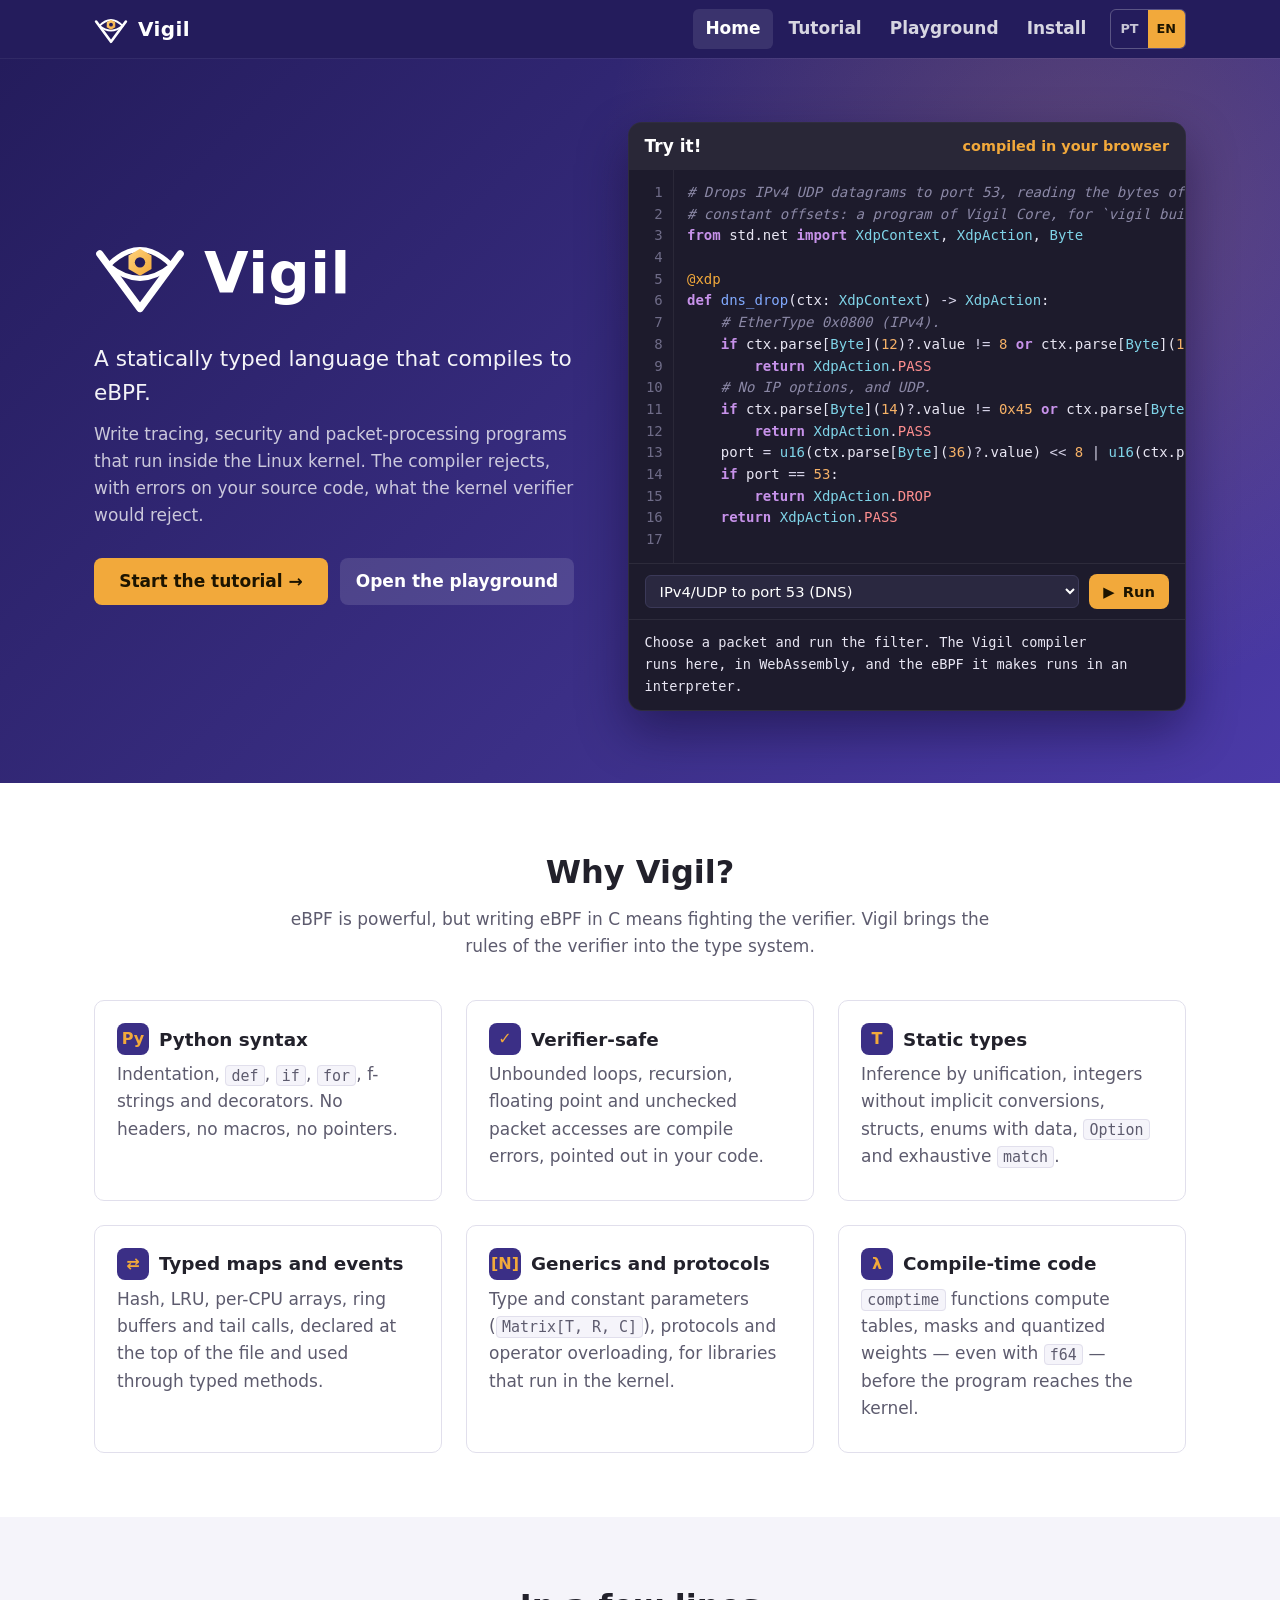
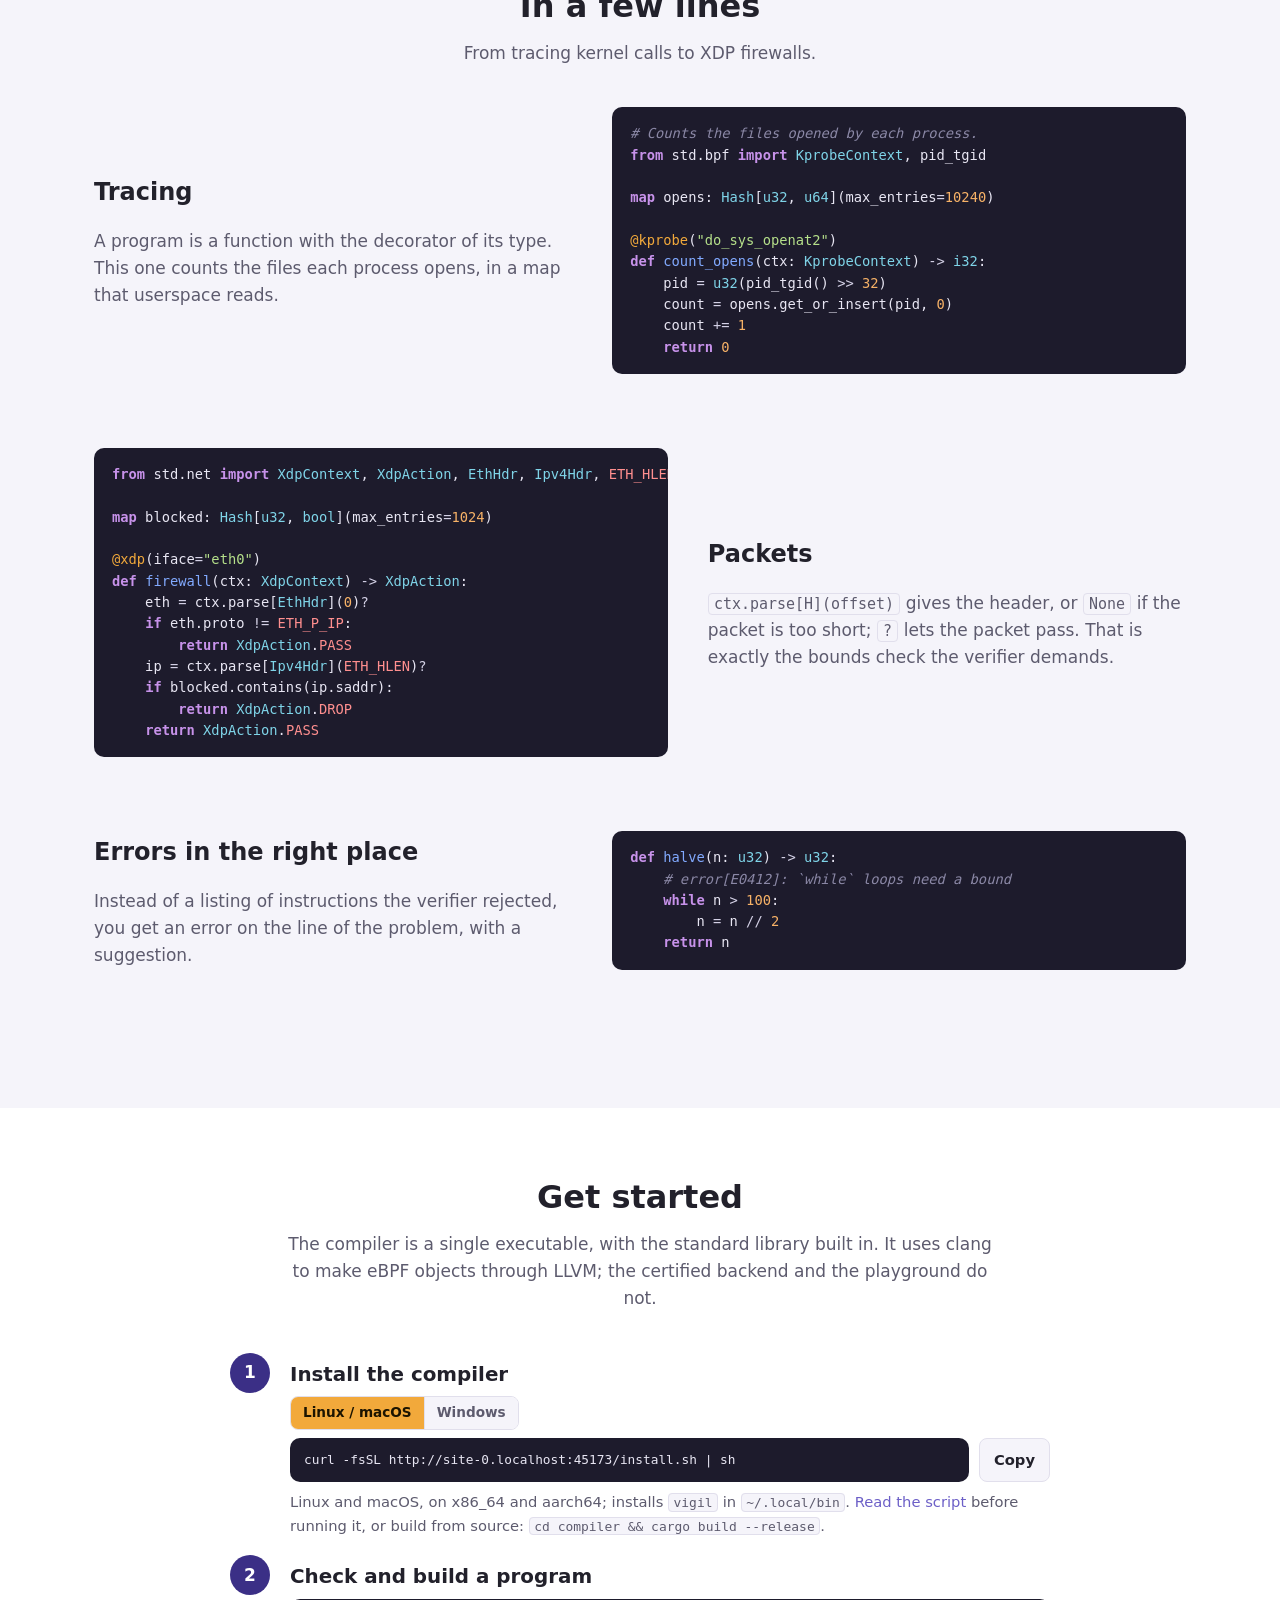
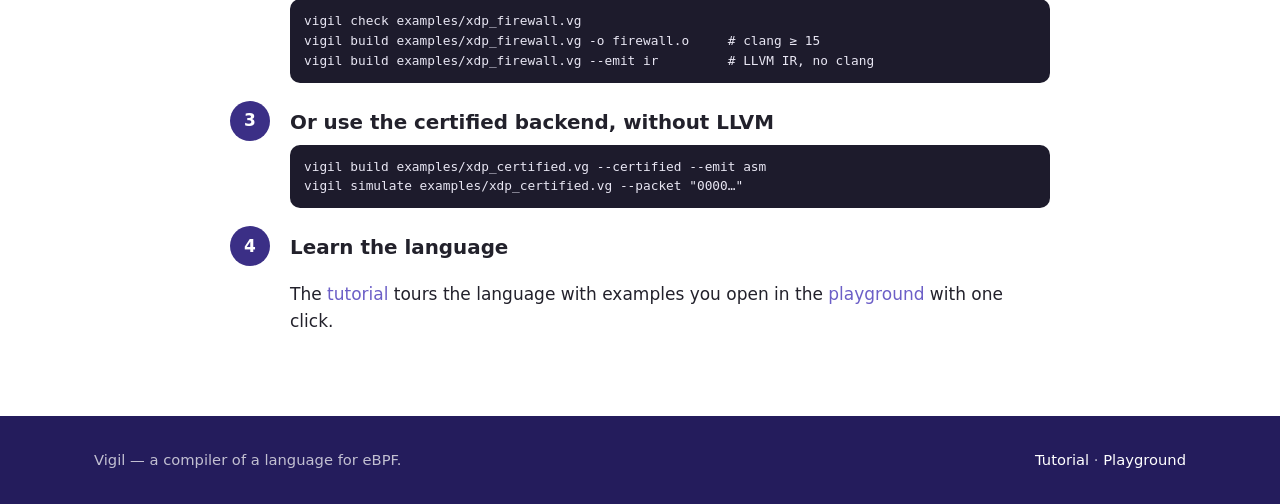
<file: index.html>
<!doctype html>
<html lang="pt-BR">
<head>
  <meta charset="utf-8">
  <meta name="viewport" content="width=device-width, initial-scale=1">
  <script>var l=(/[?&]lang=(pt|en)/.exec(location.search)||[])[1];try{l=l||localStorage.getItem("vigil-lang")}catch(e){}document.documentElement.dataset.uiLang=l||((navigator.language||"").toLowerCase().indexOf("pt")===0?"pt":"en")</script>
  <title>Vigil</title>
  <meta name="i18n-title" content="title.home">
  <meta name="description" content="Vigil: a statically typed language that compiles to eBPF.">
  <link rel="icon" href="img/logo.svg" type="image/svg+xml">
  <link rel="stylesheet" href="css/style.css">
</head>
<body>
  <header class="site-header">
    <div class="container">
      <a class="brand" href="index.html"><img src="img/logo.svg" alt="">Vigil</a>
      <nav class="site-nav">
        <a href="index.html" class="active"><span data-lang="pt">Início</span><span data-lang="en">Home</span></a>
        <a href="tutorial.html">Tutorial</a>
        <a href="playground.html">Playground</a>
        <a href="#start"><span data-lang="pt">Instalar</span><span data-lang="en">Install</span></a>
        <span class="lang-switch" role="group" aria-label="Language"></span>
      </nav>
    </div>
  </header>

  <section class="hero">
    <div class="container">
      <div>
        <div class="hero-logo">
          <img src="img/logo.svg" alt="">
          <h1>Vigil</h1>
        </div>
        <p class="tagline">
          <span data-lang="pt">Uma linguagem estaticamente tipada que compila para eBPF.</span>
          <span data-lang="en">A statically typed language that compiles to eBPF.</span>
        </p>
        <p class="sub">
          <span data-lang="pt">Escreva programas de rastreamento, de segurança e de processamento de
            pacotes que rodam dentro do kernel Linux. O compilador rejeita, com erros no seu
            código-fonte, o que o verificador do kernel rejeitaria.</span>
          <span data-lang="en">Write tracing, security and packet-processing programs that run
            inside the Linux kernel. The compiler rejects, with errors on your source code, what
            the kernel verifier would reject.</span>
        </p>
        <div class="hero-buttons">
          <a class="button" href="tutorial.html"><span data-lang="pt">Comece o tutorial →</span><span data-lang="en">Start the tutorial →</span></a>
          <a class="button ghost" href="playground.html"><span data-lang="pt">Abrir o playground</span><span data-lang="en">Open the playground</span></a>
        </div>
      </div>

      <div class="try" id="try">
        <div class="try-title">
          <span data-lang="pt">Experimente!</span><span data-lang="en">Try it!</span>
          <span class="try-sub"><span data-lang="pt">compilado no seu navegador</span><span data-lang="en">compiled in your browser</span></span>
        </div>
        <div id="try-editor"></div>
        <div class="try-controls">
          <select id="try-packet" data-i18n-aria-label="home.packet"></select>
          <button class="button small" id="try-run">▶ <span data-lang="pt">Executar</span><span data-lang="en">Run</span></button>
        </div>
        <pre class="try-output" id="try-output"><span data-lang="pt">Escolha um pacote e execute o filtro. O compilador Vigil
roda aqui, em WebAssembly, e o eBPF gerado roda num interpretador.</span><span data-lang="en">Choose a packet and run the filter. The Vigil compiler
runs here, in WebAssembly, and the eBPF it makes runs in an interpreter.</span></pre>
      </div>
    </div>
  </section>

  <section class="band">
    <div class="container">
      <h2><span data-lang="pt">Por que Vigil?</span><span data-lang="en">Why Vigil?</span></h2>
      <p class="lead">
        <span data-lang="pt">eBPF é poderoso, mas escrever eBPF em C significa brigar com o verificador.
          Vigil leva as regras do verificador para o sistema de tipos.</span>
        <span data-lang="en">eBPF is powerful, but writing eBPF in C means fighting the verifier.
          Vigil brings the rules of the verifier into the type system.</span>
      </p>
      <div class="features">
        <div class="feature">
          <h3><span class="icon">Py</span><span data-lang="pt">Sintaxe de Python</span><span data-lang="en">Python syntax</span></h3>
          <p data-lang="pt">Indentação, <code>def</code>, <code>if</code>, <code>for</code>, f-strings e
            decoradores. Sem cabeçalhos, sem macros, sem ponteiros.</p>
          <p data-lang="en">Indentation, <code>def</code>, <code>if</code>, <code>for</code>, f-strings and
            decorators. No headers, no macros, no pointers.</p>
        </div>
        <div class="feature">
          <h3><span class="icon">✓</span><span data-lang="pt">Seguro para o verificador</span><span data-lang="en">Verifier-safe</span></h3>
          <p data-lang="pt">Laços sem limite, recursão, ponto flutuante e acessos não verificados ao pacote são
            erros de compilação, apontados no seu código.</p>
          <p data-lang="en">Unbounded loops, recursion, floating point and unchecked packet accesses are
            compile errors, pointed out in your code.</p>
        </div>
        <div class="feature">
          <h3><span class="icon">T</span><span data-lang="pt">Tipos estáticos</span><span data-lang="en">Static types</span></h3>
          <p data-lang="pt">Inferência por unificação, inteiros sem conversões implícitas, structs, enums com
            dados, <code>Option</code> e <code>match</code> exaustivo.</p>
          <p data-lang="en">Inference by unification, integers without implicit conversions, structs, enums
            with data, <code>Option</code> and exhaustive <code>match</code>.</p>
        </div>
        <div class="feature">
          <h3><span class="icon">⇄</span><span data-lang="pt">Mapas e eventos tipados</span><span data-lang="en">Typed maps and events</span></h3>
          <p data-lang="pt">Hash, LRU, arrays por CPU, ring buffers e tail calls, declarados no topo do arquivo
            e usados com métodos tipados.</p>
          <p data-lang="en">Hash, LRU, per-CPU arrays, ring buffers and tail calls, declared at the top of
            the file and used through typed methods.</p>
        </div>
        <div class="feature">
          <h3><span class="icon">[N]</span><span data-lang="pt">Genéricos e protocolos</span><span data-lang="en">Generics and protocols</span></h3>
          <p data-lang="pt">Parâmetros de tipo e constantes (<code>Matrix[T, R, C]</code>), protocolos e
            sobrecarga de operadores, para bibliotecas que rodam no kernel.</p>
          <p data-lang="en">Type and constant parameters (<code>Matrix[T, R, C]</code>), protocols and
            operator overloading, for libraries that run in the kernel.</p>
        </div>
        <div class="feature">
          <h3><span class="icon">λ</span><span data-lang="pt">Código em tempo de compilação</span><span data-lang="en">Compile-time code</span></h3>
          <p data-lang="pt">Funções <code>comptime</code> calculam tabelas, máscaras e pesos quantizados — até
            com <code>f64</code> — antes do programa chegar ao kernel.</p>
          <p data-lang="en"><code>comptime</code> functions compute tables, masks and quantized weights —
            even with <code>f64</code> — before the program reaches the kernel.</p>
        </div>
      </div>
    </div>
  </section>

  <section class="band alt">
    <div class="container">
      <h2><span data-lang="pt">Em poucas linhas</span><span data-lang="en">In a few lines</span></h2>
      <p class="lead"><span data-lang="pt">Do rastreamento de chamadas do kernel a firewalls XDP.</span><span data-lang="en">From tracing kernel calls to XDP firewalls.</span></p>

      <div class="showcase">
        <div class="showcase-text">
          <h3><span data-lang="pt">Rastreamento</span><span data-lang="en">Tracing</span></h3>
          <p data-lang="pt">Um programa é uma função com o decorador do seu tipo. Este conta, por processo,
            os arquivos abertos, num mapa que o espaço de usuário lê.</p>
          <p data-lang="en">A program is a function with the decorator of its type. This one counts the
            files each process opens, in a map that userspace reads.</p>
        </div>
        <pre class="code" data-code="pid"># Counts the files opened by each process.
from std.bpf import KprobeContext, pid_tgid

map opens: Hash[u32, u64](max_entries=10240)

@kprobe("do_sys_openat2")
def count_opens(ctx: KprobeContext) -> i32:
    pid = u32(pid_tgid() >> 32)
    count = opens.get_or_insert(pid, 0)
    count += 1
    return 0</pre>
      </div>

      <div class="showcase">
        <div class="showcase-text">
          <h3><span data-lang="pt">Pacotes</span><span data-lang="en">Packets</span></h3>
          <p data-lang="pt"><code>ctx.parse[H](offset)</code> devolve o cabeçalho, ou <code>None</code> se o
            pacote for curto demais; <code>?</code> deixa o pacote passar. É exatamente a
            verificação de limites que o verificador exige.</p>
          <p data-lang="en"><code>ctx.parse[H](offset)</code> gives the header, or <code>None</code> if the
            packet is too short; <code>?</code> lets the packet pass. That is exactly the bounds
            check the verifier demands.</p>
        </div>
        <pre class="code" data-code="fw">from std.net import XdpContext, XdpAction, EthHdr, Ipv4Hdr, ETH_HLEN, ETH_P_IP

map blocked: Hash[u32, bool](max_entries=1024)

@xdp(iface="eth0")
def firewall(ctx: XdpContext) -> XdpAction:
    eth = ctx.parse[EthHdr](0)?
    if eth.proto != ETH_P_IP:
        return XdpAction.PASS
    ip = ctx.parse[Ipv4Hdr](ETH_HLEN)?
    if blocked.contains(ip.saddr):
        return XdpAction.DROP
    return XdpAction.PASS</pre>
      </div>

      <div class="showcase">
        <div class="showcase-text">
          <h3><span data-lang="pt">Erros no lugar certo</span><span data-lang="en">Errors in the right place</span></h3>
          <p data-lang="pt">Em vez de uma lista de instruções rejeitadas pelo verificador, você recebe um erro
            na linha do problema, com uma sugestão.</p>
          <p data-lang="en">Instead of a listing of instructions the verifier rejected, you get an error on
            the line of the problem, with a suggestion.</p>
        </div>
        <pre class="code" data-code="err">def halve(n: u32) -> u32:
    # error[E0412]: `while` loops need a bound
    while n > 100:
        n = n // 2
    return n</pre>
      </div>
    </div>
  </section>

  <section class="band" id="start">
    <div class="container">
      <h2><span data-lang="pt">Comece agora</span><span data-lang="en">Get started</span></h2>
      <p class="lead">
        <span data-lang="pt">O compilador é um único executável, com a biblioteca padrão embutida. Para
          gerar objetos eBPF pelo LLVM ele usa o clang; o backend certificado e o playground dispensam.</span>
        <span data-lang="en">The compiler is a single executable, with the standard library built in. It
          uses clang to make eBPF objects through LLVM; the certified backend and the playground do not.</span>
      </p>
      <div class="steps">
        <div class="step">
          <div>
            <h3><span data-lang="pt">Instale o compilador</span><span data-lang="en">Install the compiler</span></h3>
            <div class="os-tabs" role="tablist">
              <button type="button" role="tab" data-os="unix" aria-selected="true">Linux / macOS</button>
              <button type="button" role="tab" data-os="windows" aria-selected="false">Windows</button>
            </div>
            <div class="install">
              <pre class="code small" id="install-cmd">curl -fsSL https://vigil-lang.github.io/install.sh | sh</pre>
              <button class="button small secondary" id="install-copy" type="button"><span data-lang="pt">Copiar</span><span data-lang="en">Copy</span></button>
            </div>
            <div data-os="unix">
              <p class="note" data-lang="pt">Linux e macOS, em x86_64 e aarch64; instala <code>vigil</code> em
                <code>~/.local/bin</code>. <a href="install.sh">Leia o script</a> antes de executá-lo, ou compile
                do código-fonte: <code>cd compiler &amp;&amp; cargo build --release</code>.</p>
              <p class="note" data-lang="en">Linux and macOS, on x86_64 and aarch64; installs <code>vigil</code> in
                <code>~/.local/bin</code>. <a href="install.sh">Read the script</a> before running it, or build
                from source: <code>cd compiler &amp;&amp; cargo build --release</code>.</p>
            </div>
            <div data-os="windows" hidden>
              <p class="note" data-lang="pt">No PowerShell, em Windows x86_64 e ARM64; instala <code>vigil.exe</code> em
                <code>%LOCALAPPDATA%\Programs\vigil</code> e o põe no <code>PATH</code> do usuário, sem pedir
                administrador. <a href="install.ps1">Leia o script</a> antes de executá-lo. Para gerar objetos pelo
                LLVM, instale o clang: <code>winget install LLVM.LLVM</code>.</p>
              <p class="note" data-lang="en">In PowerShell, on Windows x86_64 and ARM64; installs <code>vigil.exe</code> in
                <code>%LOCALAPPDATA%\Programs\vigil</code> and adds it to the user's <code>PATH</code>, without
                administrator rights. <a href="install.ps1">Read the script</a> before running it. To build objects
                through LLVM, install clang: <code>winget install LLVM.LLVM</code>.</p>
            </div>
          </div>
        </div>
        <div class="step">
          <div>
            <h3><span data-lang="pt">Verifique e compile um programa</span><span data-lang="en">Check and build a program</span></h3>
            <pre class="code small">vigil check examples/xdp_firewall.vg
vigil build examples/xdp_firewall.vg -o firewall.o     # clang ≥ 15
vigil build examples/xdp_firewall.vg --emit ir         # LLVM IR, no clang</pre>
          </div>
        </div>
        <div class="step">
          <div>
            <h3><span data-lang="pt">Ou use o backend certificado, sem LLVM</span><span data-lang="en">Or use the certified backend, without LLVM</span></h3>
            <pre class="code small">vigil build examples/xdp_certified.vg --certified --emit asm
vigil simulate examples/xdp_certified.vg --packet "0000…"</pre>
          </div>
        </div>
        <div class="step">
          <div>
            <h3><span data-lang="pt">Aprenda a linguagem</span><span data-lang="en">Learn the language</span></h3>
            <p data-lang="pt">O <a href="tutorial.html">tutorial</a> percorre a linguagem com exemplos que você
              abre no <a href="playground.html">playground</a> com um clique.</p>
            <p data-lang="en">The <a href="tutorial.html">tutorial</a> tours the language with examples you
              open in the <a href="playground.html">playground</a> with one click.</p>
          </div>
        </div>
      </div>
    </div>
  </section>

  <footer class="site-footer">
    <div class="container">
      <div><span data-lang="pt">Vigil — compilador de uma linguagem para eBPF.</span><span data-lang="en">Vigil — a compiler of a language for eBPF.</span></div>
      <div><a href="tutorial.html">Tutorial</a> · <a href="playground.html">Playground</a></div>
    </div>
  </footer>

  <script type="module" src="js/home.js"></script>
</body>
</html>
</file>
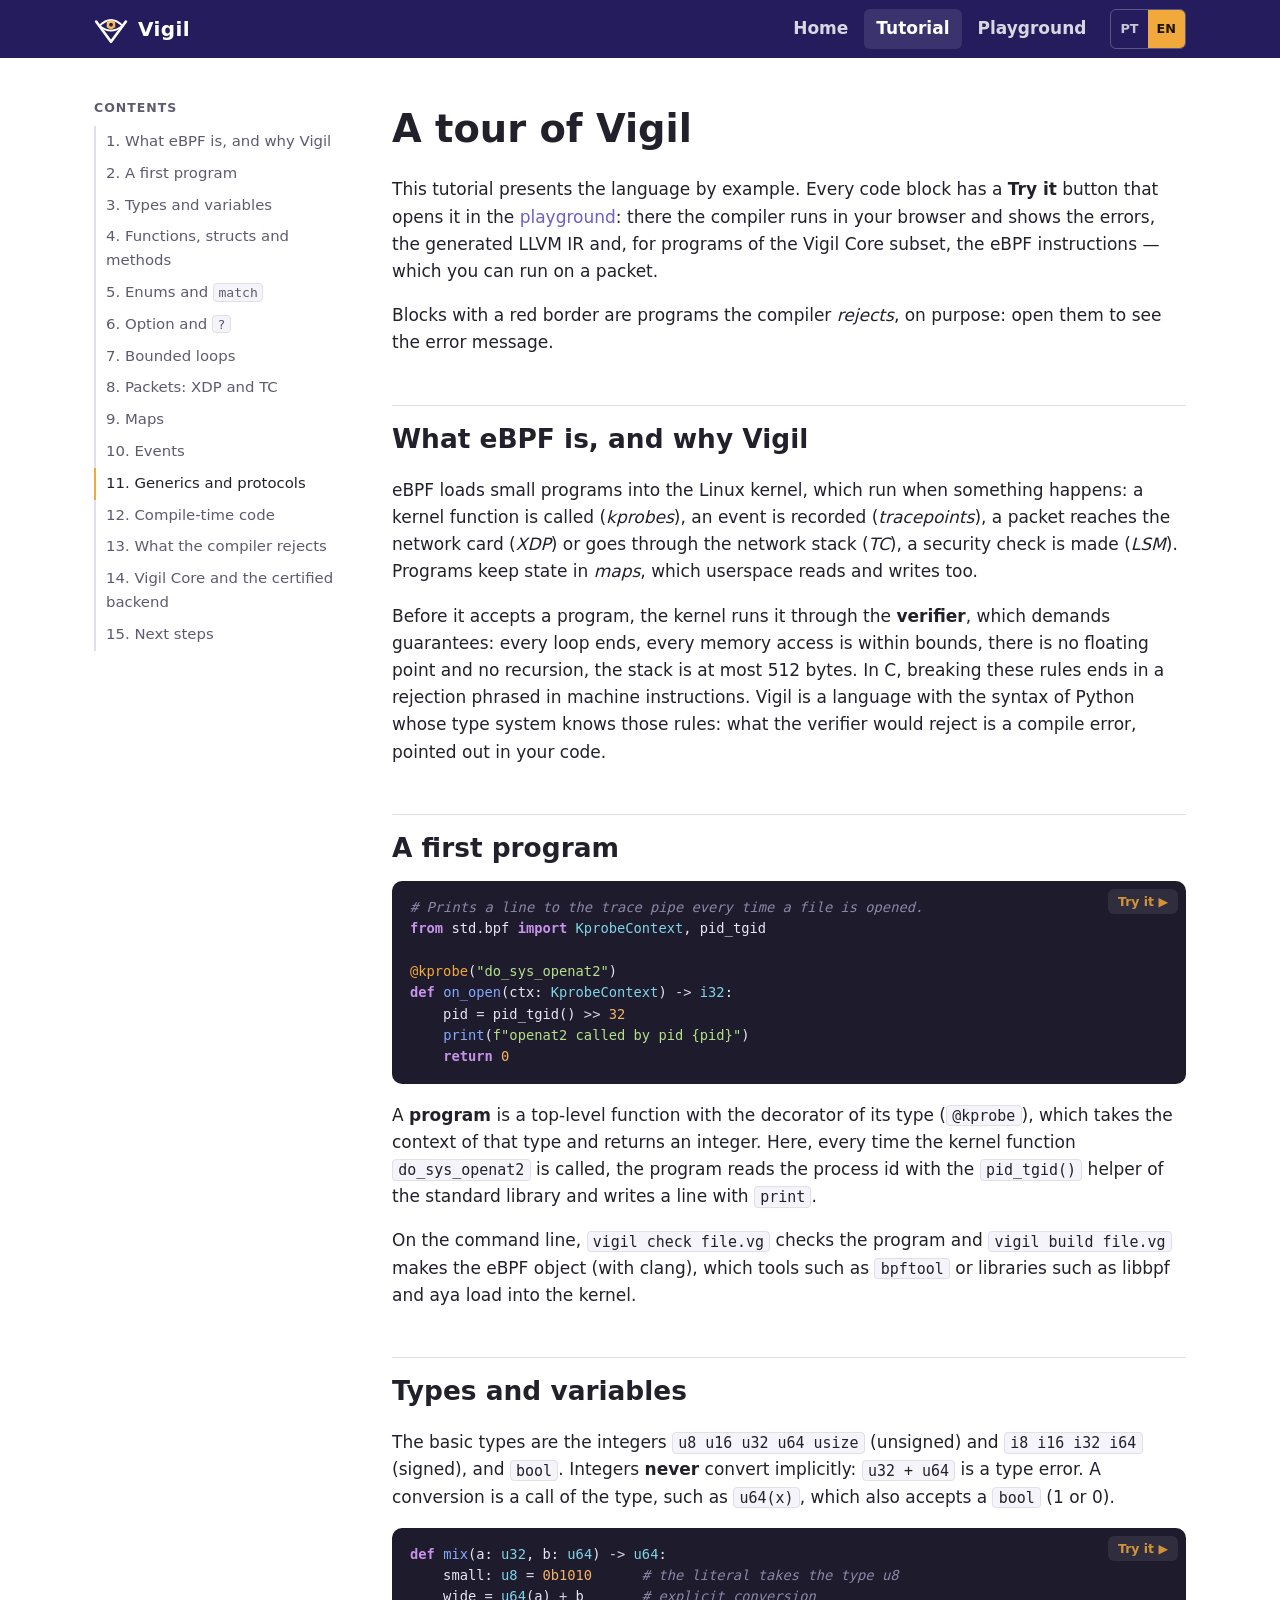
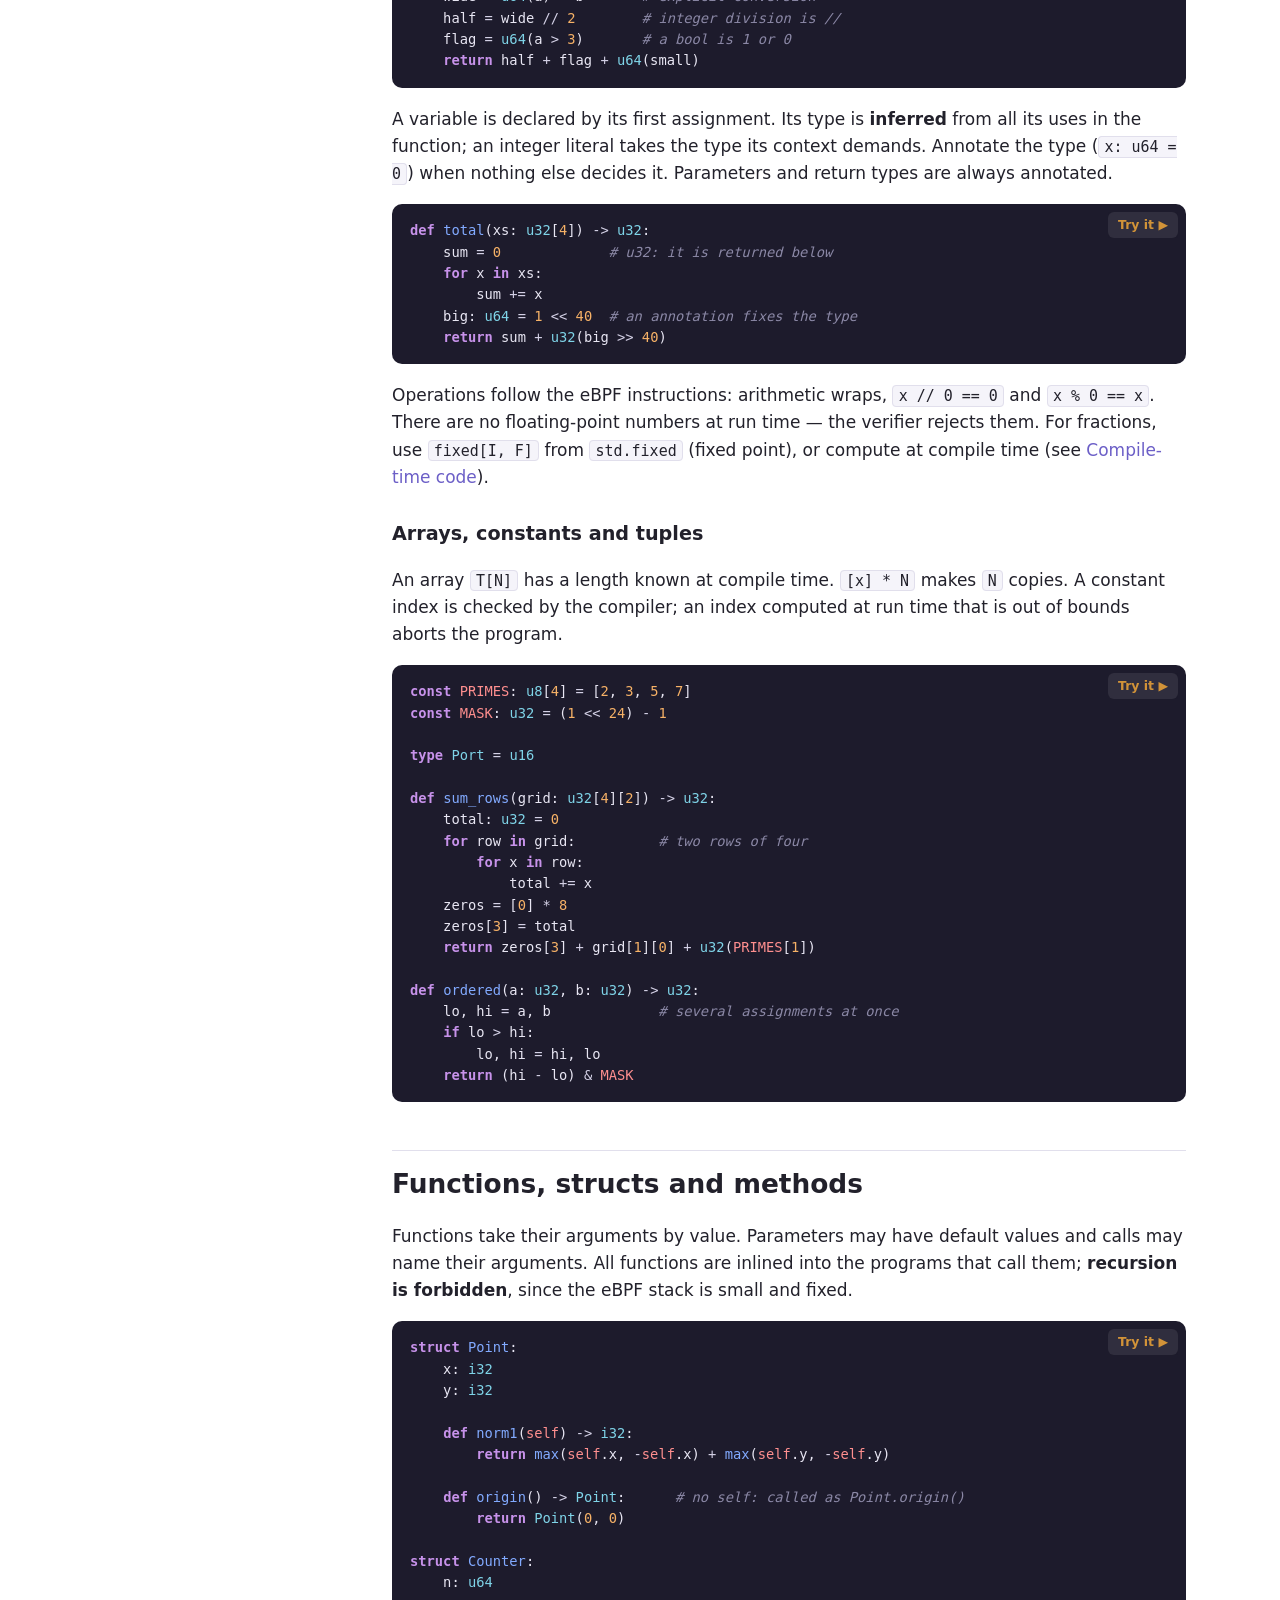
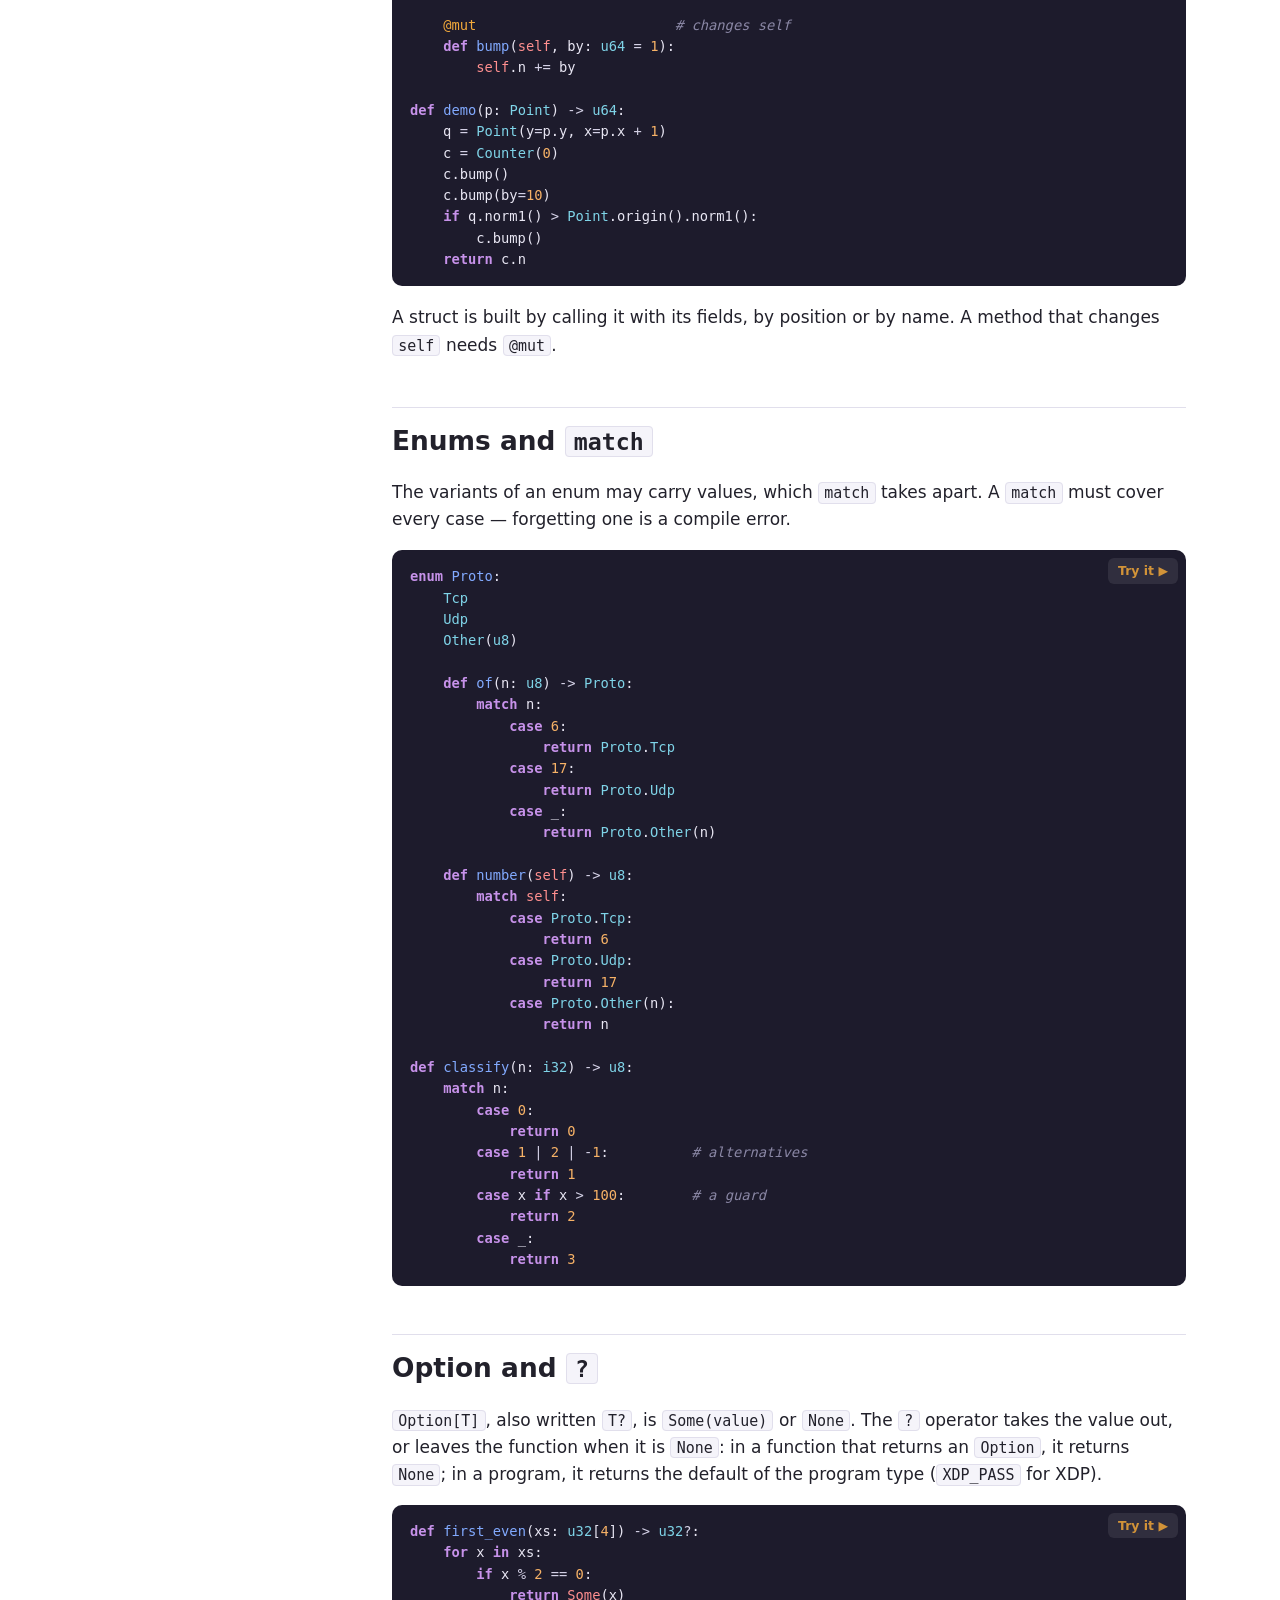
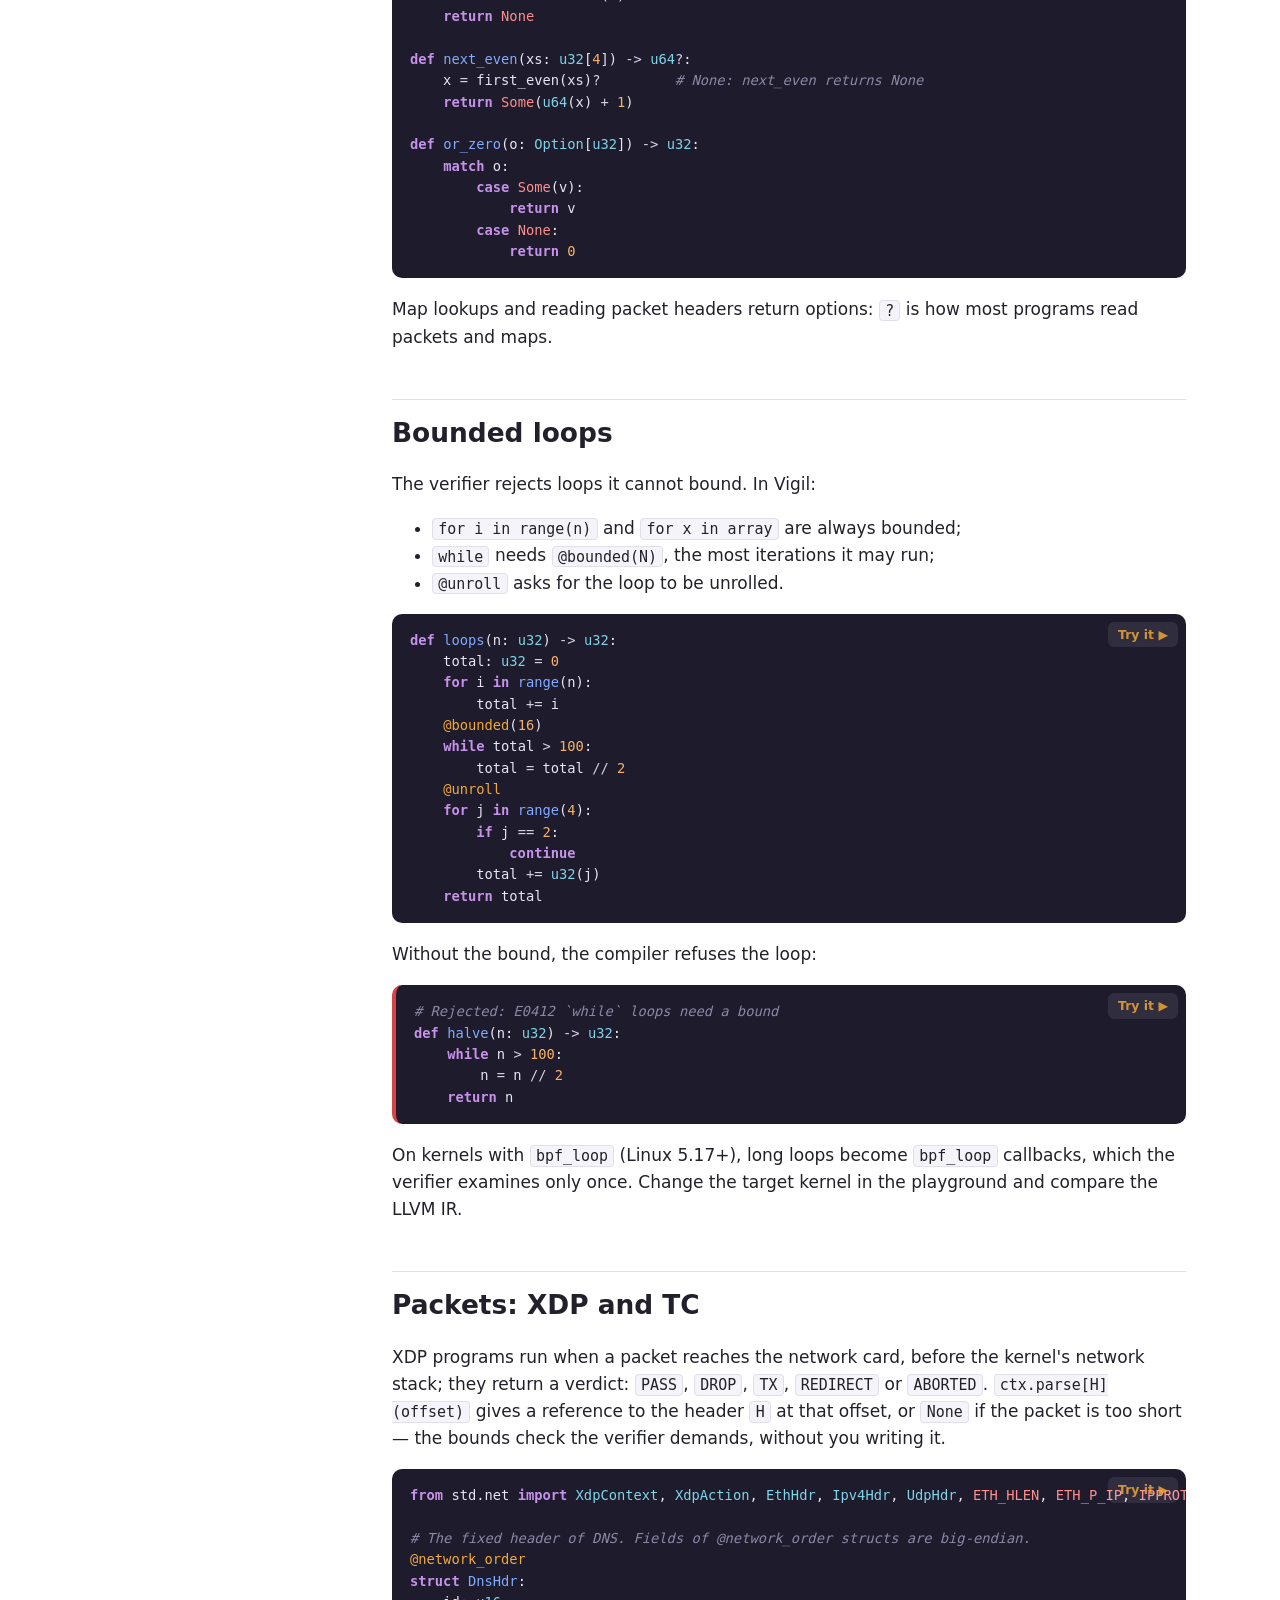
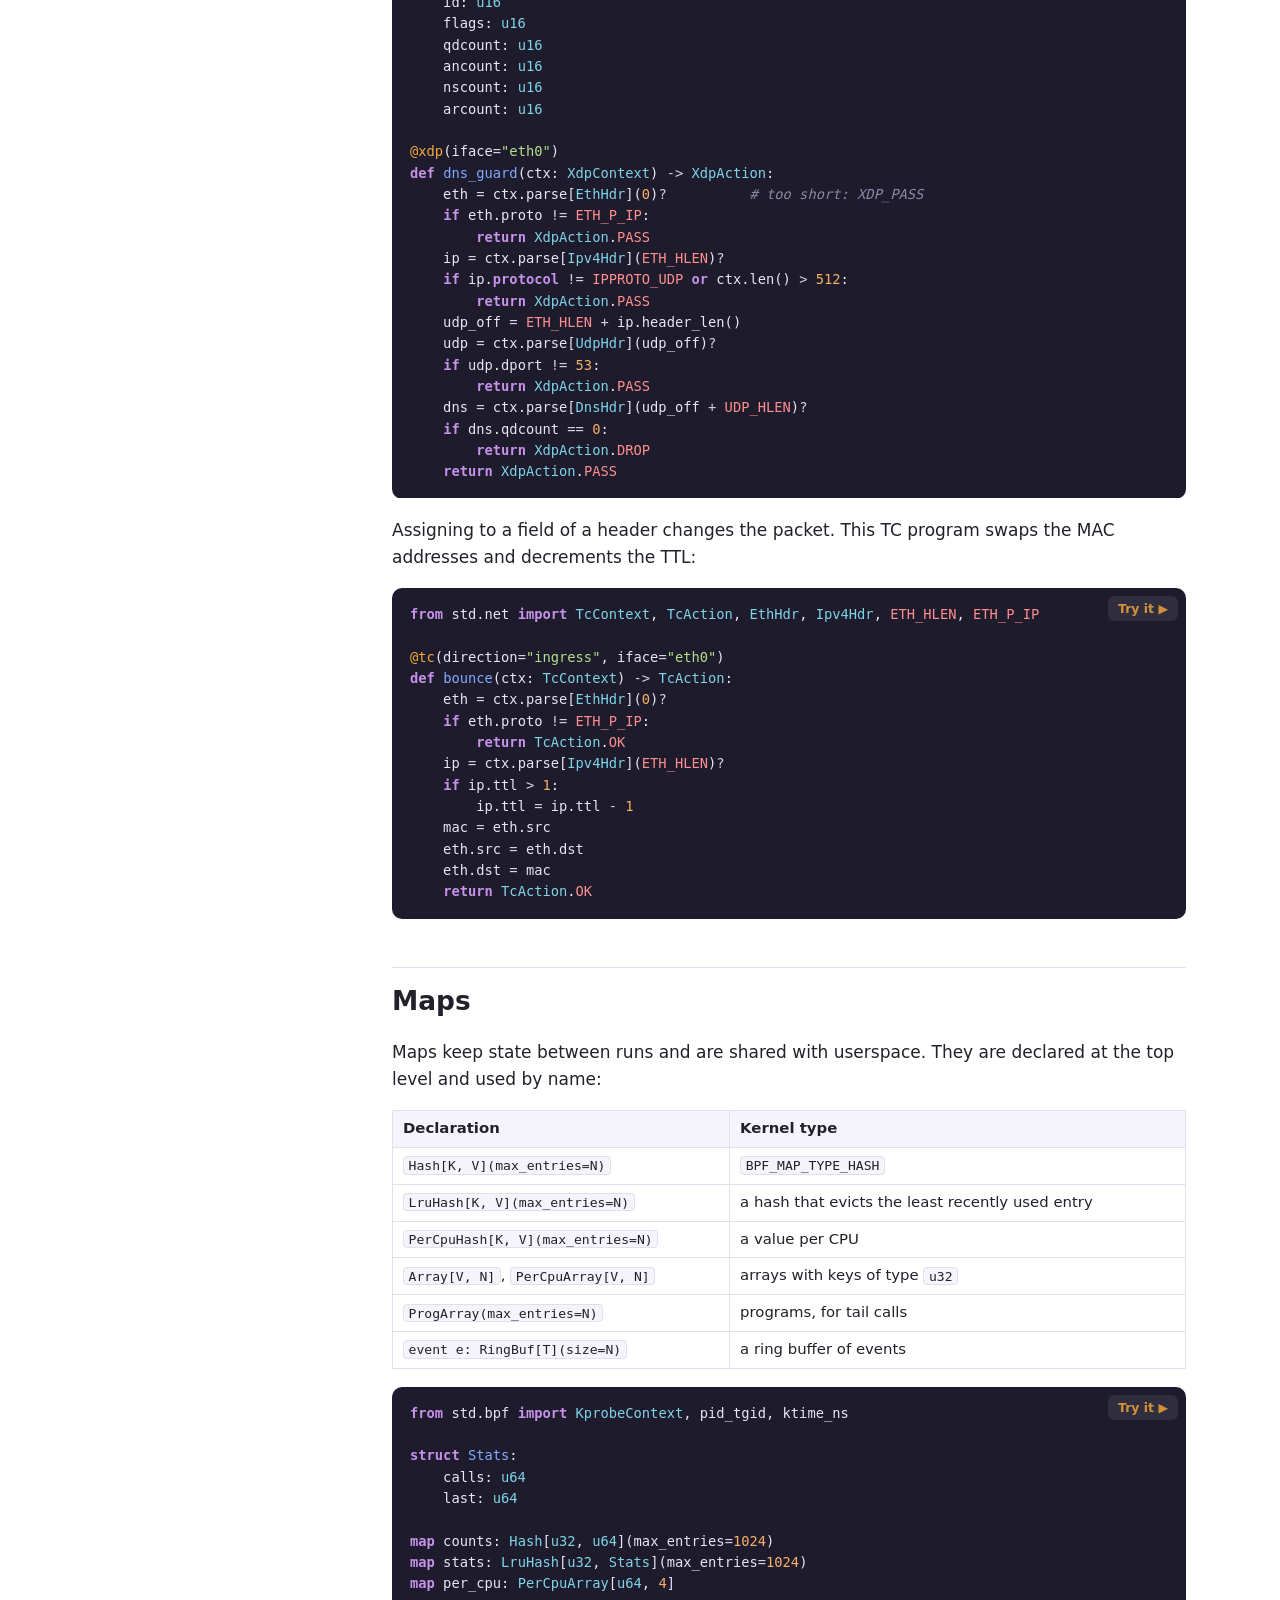
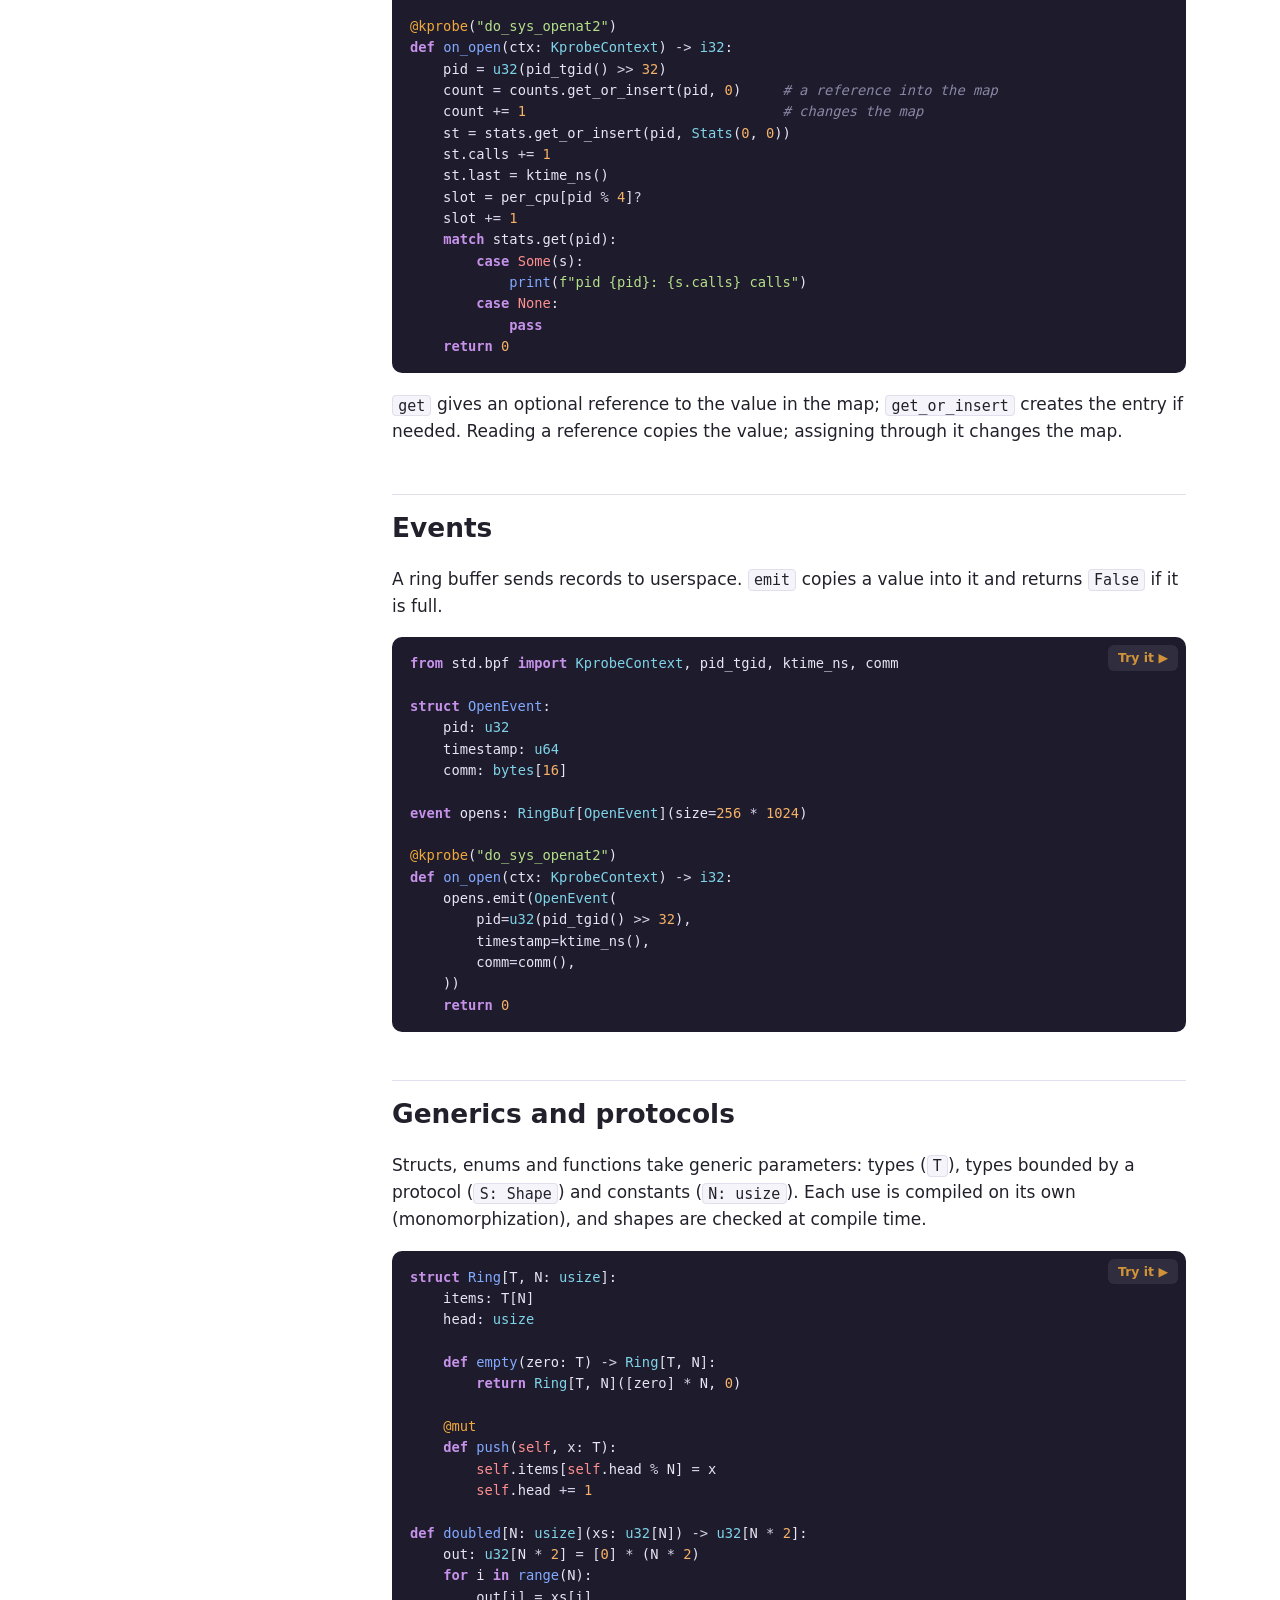
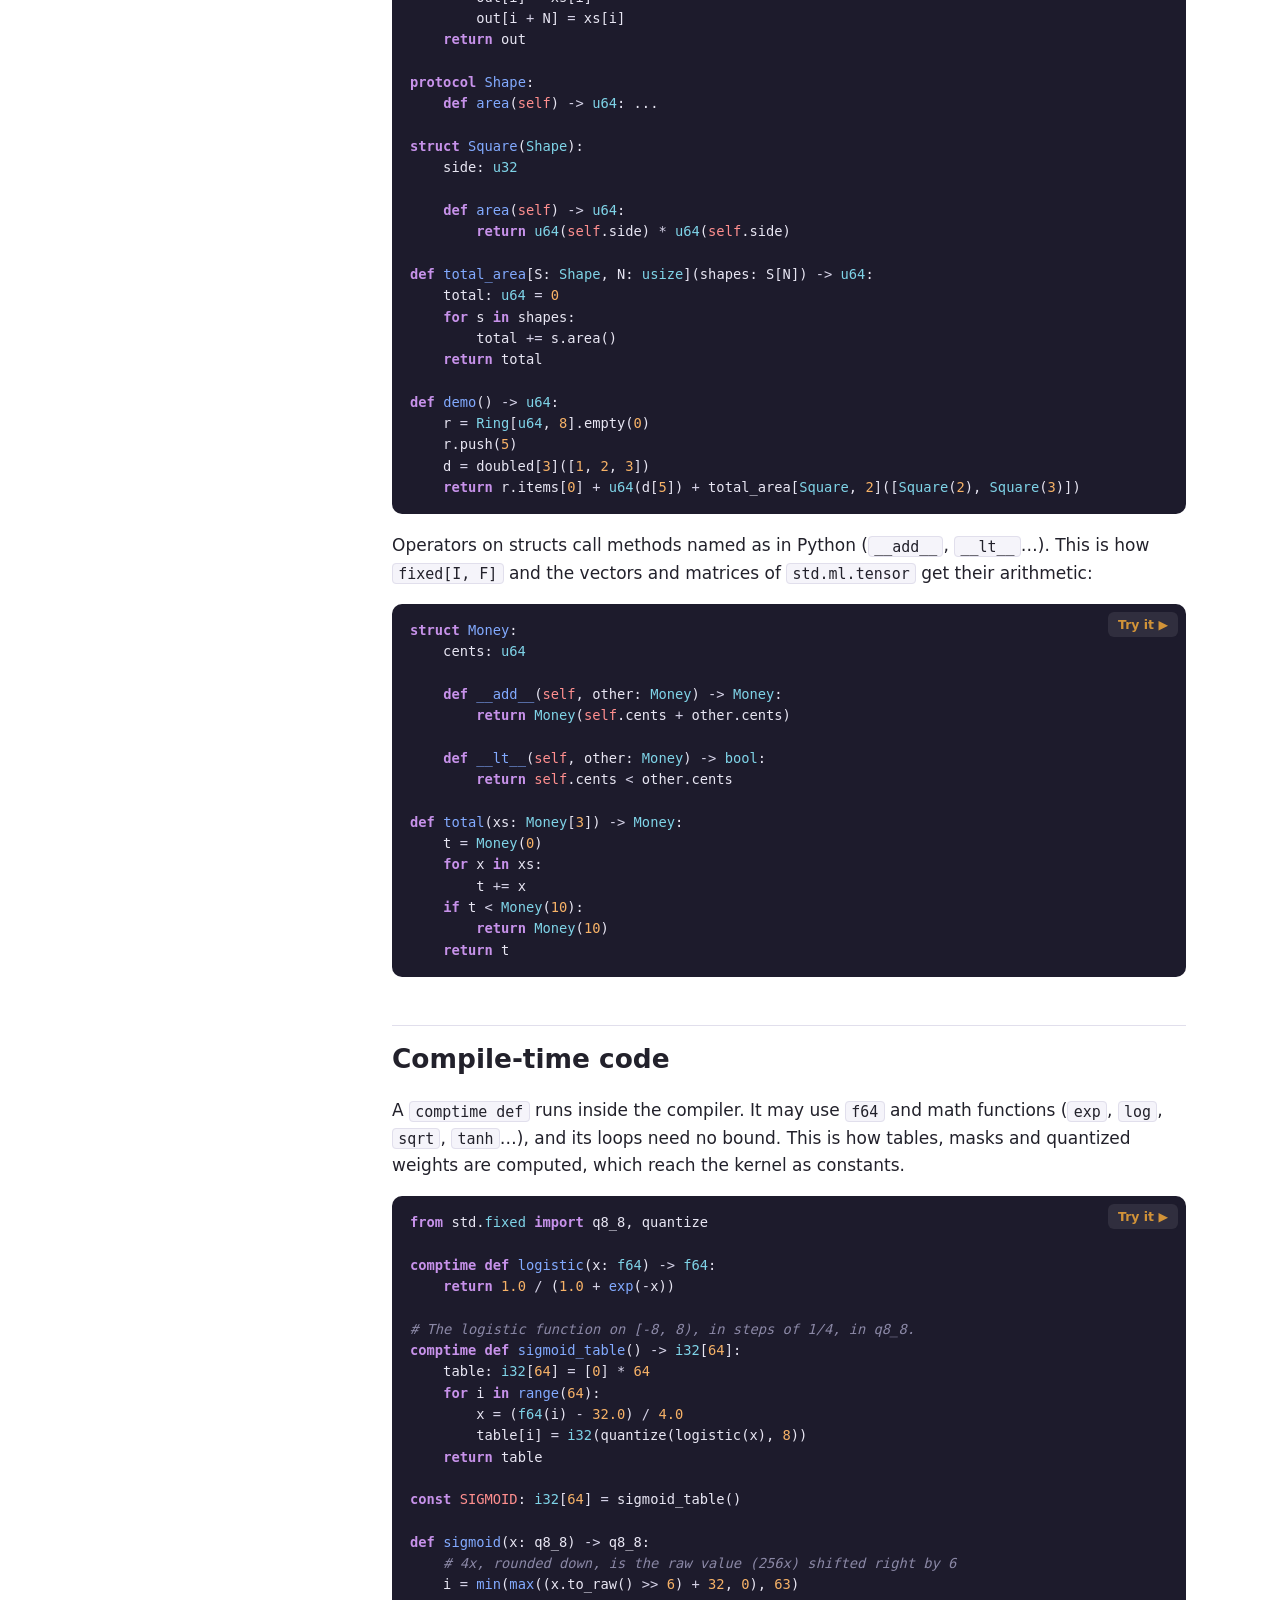
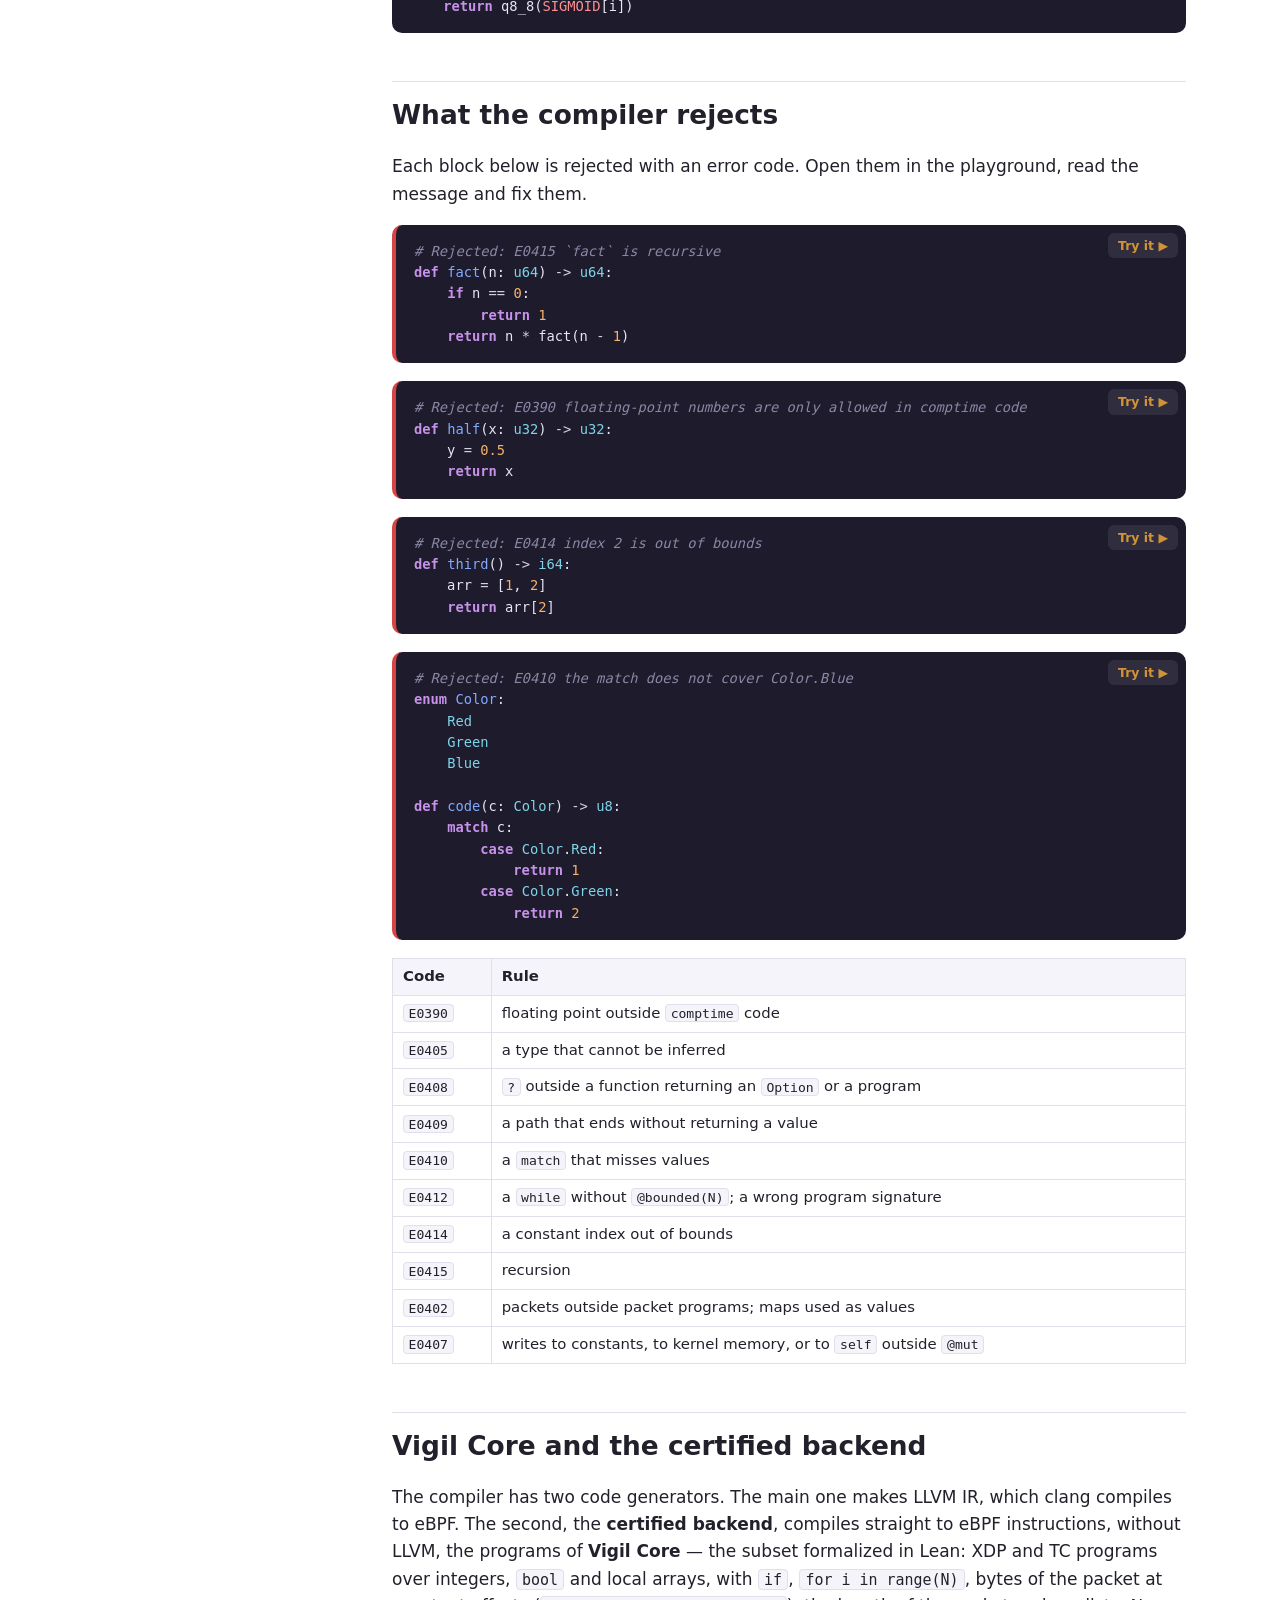
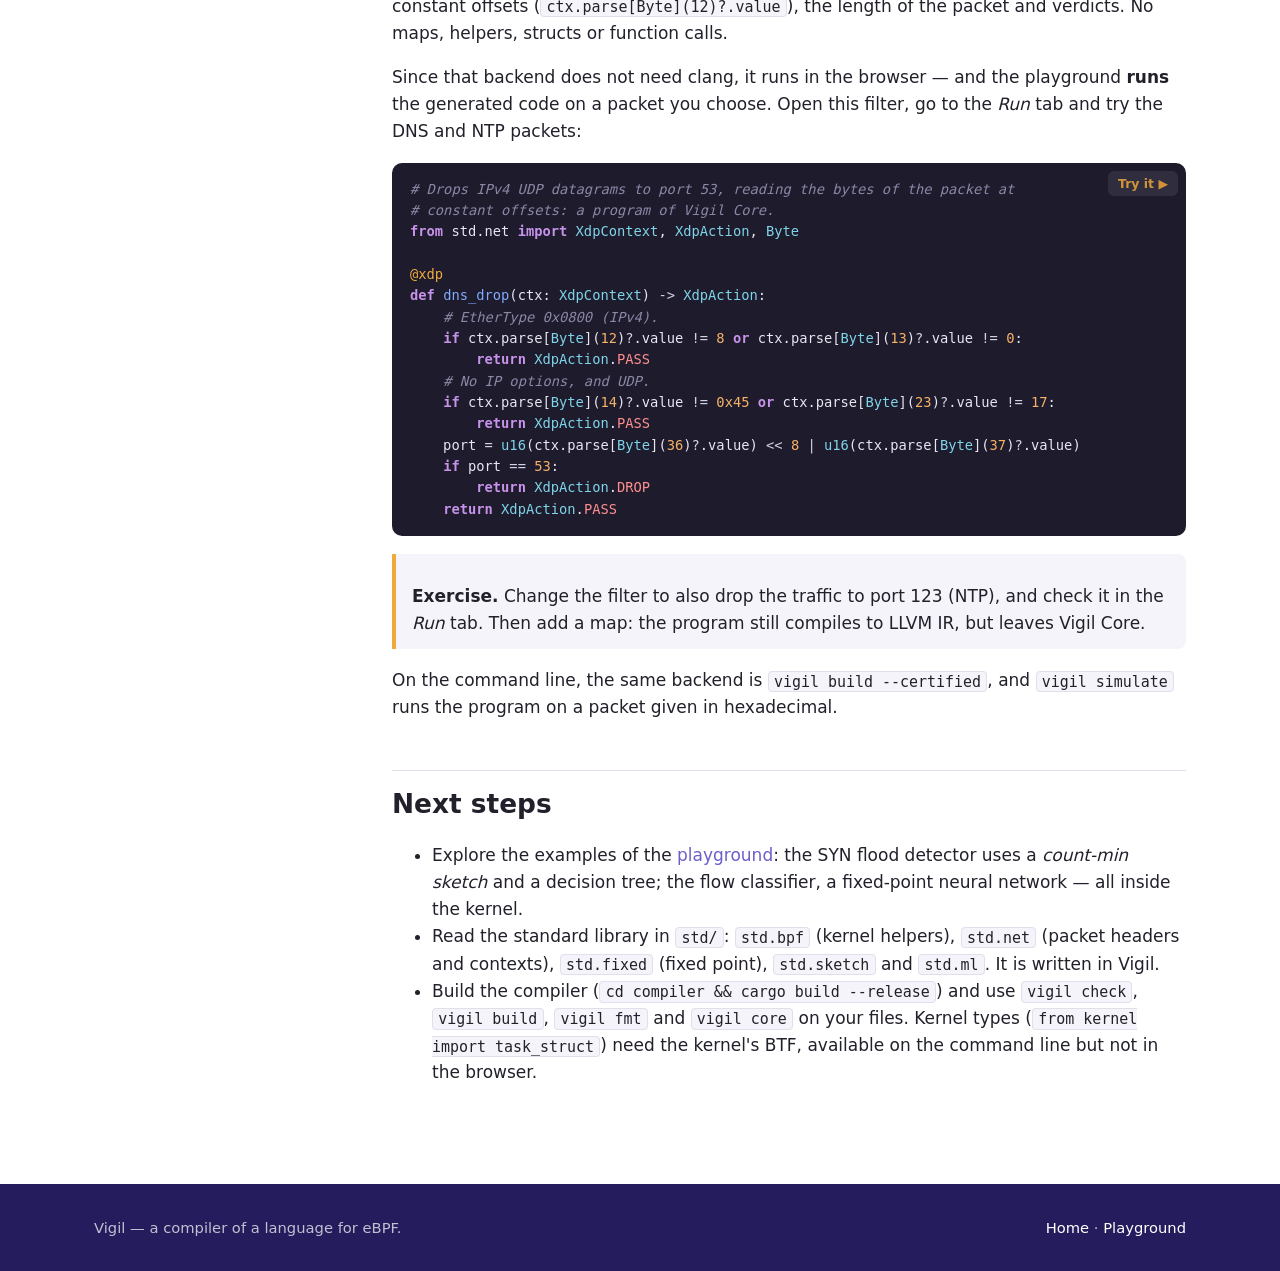
<file: tutorial.html>
<!doctype html>
<html lang="pt-BR">
<head>
  <meta charset="utf-8">
  <meta name="viewport" content="width=device-width, initial-scale=1">
  <script>var l=(/[?&]lang=(pt|en)/.exec(location.search)||[])[1];try{l=l||localStorage.getItem("vigil-lang")}catch(e){}document.documentElement.dataset.uiLang=l||((navigator.language||"").toLowerCase().indexOf("pt")===0?"pt":"en")</script>
  <title>Tutorial — Vigil</title>
  <meta name="i18n-title" content="title.tutorial">
  <link rel="icon" href="img/logo.svg" type="image/svg+xml">
  <link rel="stylesheet" href="css/style.css">
</head>
<body>
  <header class="site-header">
    <div class="container">
      <a class="brand" href="index.html"><img src="img/logo.svg" alt="">Vigil</a>
      <nav class="site-nav">
        <a href="index.html"><span data-lang="pt">Início</span><span data-lang="en">Home</span></a>
        <a href="tutorial.html" class="active">Tutorial</a>
        <a href="playground.html">Playground</a>
        <span class="lang-switch" role="group" aria-label="Language"></span>
      </nav>
    </div>
  </header>

  <div class="container doc">
    <nav class="toc">
      <h4><span data-lang="pt">Sumário</span><span data-lang="en">Contents</span></h4>
      <ol id="toc"></ol>
    </nav>

    <article>
      <h1><span data-lang="pt">Tutorial de Vigil</span><span data-lang="en">A tour of Vigil</span></h1>
      <div data-lang="pt">
        <p>Este tutorial apresenta a linguagem por exemplos. Todo bloco de código tem um botão
          <strong>Experimentar</strong>, que o abre no <a href="playground.html">playground</a>: lá
          o compilador roda no seu navegador e mostra os erros, o LLVM IR gerado e, para os
          programas do subconjunto Vigil Core, as instruções eBPF — que você pode executar sobre
          um pacote.</p>
        <p>Blocos com a borda vermelha são programas que o compilador <em>rejeita</em>, de
          propósito: abra-os para ver a mensagem de erro.</p>
      </div>
      <div data-lang="en">
        <p>This tutorial presents the language by example. Every code block has a
          <strong>Try it</strong> button that opens it in the <a href="playground.html">playground</a>:
          there the compiler runs in your browser and shows the errors, the generated LLVM IR and,
          for programs of the Vigil Core subset, the eBPF instructions — which you can run on a
          packet.</p>
        <p>Blocks with a red border are programs the compiler <em>rejects</em>, on purpose: open
          them to see the error message.</p>
      </div>

      <!-- ================================================================== -->
      <h2 id="ebpf"><span data-lang="pt">O que é eBPF, e por que Vigil</span><span data-lang="en">What eBPF is, and why Vigil</span></h2>
      <div data-lang="pt">
        <p>eBPF permite carregar pequenos programas no kernel Linux, que rodam quando algo
          acontece: uma função do kernel é chamada (<em>kprobes</em>), um evento é registrado
          (<em>tracepoints</em>), um pacote chega à placa de rede (<em>XDP</em>) ou passa pela pilha
          de rede (<em>TC</em>), uma verificação de segurança é feita (<em>LSM</em>). Os programas
          guardam estado em <em>mapas</em>, que o espaço de usuário também lê e escreve.</p>
        <p>Antes de aceitar um programa, o kernel o submete ao <strong>verificador</strong>, que
          exige garantias: todo laço termina, todo acesso à memória está dentro dos limites, não há
          ponto flutuante nem recursão, a pilha tem no máximo 512 bytes. Em C, violar essas regras
          resulta numa rejeição em termos de instruções de máquina. Vigil é uma linguagem com a
          sintaxe de Python cujo sistema de tipos conhece essas regras: o que o verificador
          rejeitaria é um erro de compilação, apontado no seu código.</p>
      </div>
      <div data-lang="en">
        <p>eBPF loads small programs into the Linux kernel, which run when something happens: a
          kernel function is called (<em>kprobes</em>), an event is recorded
          (<em>tracepoints</em>), a packet reaches the network card (<em>XDP</em>) or goes through
          the network stack (<em>TC</em>), a security check is made (<em>LSM</em>). Programs keep
          state in <em>maps</em>, which userspace reads and writes too.</p>
        <p>Before it accepts a program, the kernel runs it through the <strong>verifier</strong>,
          which demands guarantees: every loop ends, every memory access is within bounds, there is
          no floating point and no recursion, the stack is at most 512 bytes. In C, breaking these
          rules ends in a rejection phrased in machine instructions. Vigil is a language with the
          syntax of Python whose type system knows those rules: what the verifier would reject is
          a compile error, pointed out in your code.</p>
      </div>

      <!-- ================================================================== -->
      <h2 id="first"><span data-lang="pt">Um primeiro programa</span><span data-lang="en">A first program</span></h2>
      <pre class="code" data-try># Prints a line to the trace pipe every time a file is opened.
from std.bpf import KprobeContext, pid_tgid

@kprobe("do_sys_openat2")
def on_open(ctx: KprobeContext) -> i32:
    pid = pid_tgid() >> 32
    print(f"openat2 called by pid {pid}")
    return 0</pre>
      <div data-lang="pt">
        <p>Um <strong>programa</strong> é uma função de nível superior com o decorador do seu tipo
          (<code>@kprobe</code>), que recebe o contexto desse tipo e devolve um inteiro. Aqui, a
          cada chamada da função do kernel <code>do_sys_openat2</code>, o programa lê o
          identificador do processo com o helper <code>pid_tgid()</code> da biblioteca padrão e
          escreve uma linha com <code>print</code>.</p>
        <p>Na linha de comando, <code>vigil check arquivo.vg</code> verifica o programa e
          <code>vigil build arquivo.vg</code> gera o objeto eBPF (com o clang), que ferramentas
          como <code>bpftool</code> ou bibliotecas como libbpf e aya carregam no kernel.</p>
      </div>
      <div data-lang="en">
        <p>A <strong>program</strong> is a top-level function with the decorator of its type
          (<code>@kprobe</code>), which takes the context of that type and returns an integer.
          Here, every time the kernel function <code>do_sys_openat2</code> is called, the program
          reads the process id with the <code>pid_tgid()</code> helper of the standard library and
          writes a line with <code>print</code>.</p>
        <p>On the command line, <code>vigil check file.vg</code> checks the program and
          <code>vigil build file.vg</code> makes the eBPF object (with clang), which tools such as
          <code>bpftool</code> or libraries such as libbpf and aya load into the kernel.</p>
      </div>

      <!-- ================================================================== -->
      <h2 id="types"><span data-lang="pt">Tipos e variáveis</span><span data-lang="en">Types and variables</span></h2>
      <p data-lang="pt">Os tipos básicos são os inteiros <code>u8 u16 u32 u64 usize</code> (sem sinal) e
        <code>i8 i16 i32 i64</code> (com sinal), e <code>bool</code>. Inteiros
        <strong>nunca</strong> se convertem implicitamente: <code>u32 + u64</code> é um erro de
        tipo. A conversão é uma chamada do tipo, como <code>u64(x)</code>, que também aceita um
        <code>bool</code> (1 ou 0).</p>
      <p data-lang="en">The basic types are the integers <code>u8 u16 u32 u64 usize</code> (unsigned)
        and <code>i8 i16 i32 i64</code> (signed), and <code>bool</code>. Integers
        <strong>never</strong> convert implicitly: <code>u32 + u64</code> is a type error. A
        conversion is a call of the type, such as <code>u64(x)</code>, which also accepts a
        <code>bool</code> (1 or 0).</p>
      <pre class="code" data-try>def mix(a: u32, b: u64) -> u64:
    small: u8 = 0b1010      # the literal takes the type u8
    wide = u64(a) + b       # explicit conversion
    half = wide // 2        # integer division is //
    flag = u64(a > 3)       # a bool is 1 or 0
    return half + flag + u64(small)</pre>
      <p data-lang="pt">Uma variável é declarada na primeira atribuição. Seu tipo é
        <strong>inferido</strong> de todos os seus usos na função; um literal inteiro assume o tipo
        que o contexto exige. Anote o tipo (<code>x: u64 = 0</code>) quando nada mais o determina.
        Os parâmetros e o tipo de retorno são sempre anotados.</p>
      <p data-lang="en">A variable is declared by its first assignment. Its type is
        <strong>inferred</strong> from all its uses in the function; an integer literal takes the
        type its context demands. Annotate the type (<code>x: u64 = 0</code>) when nothing else
        decides it. Parameters and return types are always annotated.</p>
      <pre class="code" data-try>def total(xs: u32[4]) -> u32:
    sum = 0             # u32: it is returned below
    for x in xs:
        sum += x
    big: u64 = 1 &lt;&lt; 40  # an annotation fixes the type
    return sum + u32(big >> 40)</pre>
      <p data-lang="pt">As operações seguem as instruções do eBPF: a aritmética dá a volta
        (<em>wraps</em>), <code>x // 0 == 0</code> e <code>x % 0 == x</code>. Não há números de
        ponto flutuante em tempo de execução — o verificador os rejeita. Para frações, use
        <code>fixed[I, F]</code> de <code>std.fixed</code> (ponto fixo), ou calcule em tempo de
        compilação (veja <a href="#comptime">Código em tempo de compilação</a>).</p>
      <p data-lang="en">Operations follow the eBPF instructions: arithmetic wraps,
        <code>x // 0 == 0</code> and <code>x % 0 == x</code>. There are no floating-point numbers
        at run time — the verifier rejects them. For fractions, use <code>fixed[I, F]</code> from
        <code>std.fixed</code> (fixed point), or compute at compile time (see
        <a href="#comptime">Compile-time code</a>).</p>

      <h3><span data-lang="pt">Arrays, constantes e tuplas</span><span data-lang="en">Arrays, constants and tuples</span></h3>
      <p data-lang="pt">Um array <code>T[N]</code> tem tamanho conhecido na compilação.
        <code>[x] * N</code> cria <code>N</code> cópias. Um índice constante é verificado pelo
        compilador; um índice calculado em tempo de execução que sai dos limites aborta o
        programa.</p>
      <p data-lang="en">An array <code>T[N]</code> has a length known at compile time.
        <code>[x] * N</code> makes <code>N</code> copies. A constant index is checked by the
        compiler; an index computed at run time that is out of bounds aborts the program.</p>
      <pre class="code" data-try>const PRIMES: u8[4] = [2, 3, 5, 7]
const MASK: u32 = (1 &lt;&lt; 24) - 1

type Port = u16

def sum_rows(grid: u32[4][2]) -> u32:
    total: u32 = 0
    for row in grid:          # two rows of four
        for x in row:
            total += x
    zeros = [0] * 8
    zeros[3] = total
    return zeros[3] + grid[1][0] + u32(PRIMES[1])

def ordered(a: u32, b: u32) -> u32:
    lo, hi = a, b             # several assignments at once
    if lo > hi:
        lo, hi = hi, lo
    return (hi - lo) &amp; MASK</pre>

      <!-- ================================================================== -->
      <h2 id="functions"><span data-lang="pt">Funções, structs e métodos</span><span data-lang="en">Functions, structs and methods</span></h2>
      <p data-lang="pt">Funções recebem argumentos por valor. Parâmetros podem ter valores padrão e
        as chamadas podem nomear argumentos. Todas as funções são incorporadas (<em>inlined</em>)
        nos programas que as chamam; <strong>recursão é proibida</strong>, pois a pilha do eBPF é
        pequena e fixa.</p>
      <p data-lang="en">Functions take their arguments by value. Parameters may have default values
        and calls may name their arguments. All functions are inlined into the programs that call
        them; <strong>recursion is forbidden</strong>, since the eBPF stack is small and fixed.</p>
      <pre class="code" data-try>struct Point:
    x: i32
    y: i32

    def norm1(self) -> i32:
        return max(self.x, -self.x) + max(self.y, -self.y)

    def origin() -> Point:      # no self: called as Point.origin()
        return Point(0, 0)

struct Counter:
    n: u64

    @mut                        # changes self
    def bump(self, by: u64 = 1):
        self.n += by

def demo(p: Point) -> u64:
    q = Point(y=p.y, x=p.x + 1)
    c = Counter(0)
    c.bump()
    c.bump(by=10)
    if q.norm1() > Point.origin().norm1():
        c.bump()
    return c.n</pre>
      <p data-lang="pt">Um struct é construído chamando-o com seus campos, por posição ou por nome.
        Um método que altera <code>self</code> precisa de <code>@mut</code>.</p>
      <p data-lang="en">A struct is built by calling it with its fields, by position or by name. A
        method that changes <code>self</code> needs <code>@mut</code>.</p>

      <!-- ================================================================== -->
      <h2 id="enums"><span data-lang="pt">Enums e <code>match</code></span><span data-lang="en">Enums and <code>match</code></span></h2>
      <p data-lang="pt">Variantes de um enum podem carregar valores, que <code>match</code> desmonta.
        O <code>match</code> precisa cobrir todos os casos — esquecer um é erro de compilação.</p>
      <p data-lang="en">The variants of an enum may carry values, which <code>match</code> takes
        apart. A <code>match</code> must cover every case — forgetting one is a compile error.</p>
      <pre class="code" data-try>enum Proto:
    Tcp
    Udp
    Other(u8)

    def of(n: u8) -> Proto:
        match n:
            case 6:
                return Proto.Tcp
            case 17:
                return Proto.Udp
            case _:
                return Proto.Other(n)

    def number(self) -> u8:
        match self:
            case Proto.Tcp:
                return 6
            case Proto.Udp:
                return 17
            case Proto.Other(n):
                return n

def classify(n: i32) -> u8:
    match n:
        case 0:
            return 0
        case 1 | 2 | -1:          # alternatives
            return 1
        case x if x > 100:        # a guard
            return 2
        case _:
            return 3</pre>

      <!-- ================================================================== -->
      <h2 id="option"><span data-lang="pt">Option e <code>?</code></span><span data-lang="en">Option and <code>?</code></span></h2>
      <p data-lang="pt"><code>Option[T]</code>, também escrito <code>T?</code>, é
        <code>Some(valor)</code> ou <code>None</code>. O operador <code>?</code> extrai o valor, ou
        sai da função quando é <code>None</code>: numa função que devolve um <code>Option</code>,
        devolve <code>None</code>; num programa, devolve o padrão do tipo de programa
        (<code>XDP_PASS</code> para XDP).</p>
      <p data-lang="en"><code>Option[T]</code>, also written <code>T?</code>, is
        <code>Some(value)</code> or <code>None</code>. The <code>?</code> operator takes the value
        out, or leaves the function when it is <code>None</code>: in a function that returns an
        <code>Option</code>, it returns <code>None</code>; in a program, it returns the default of
        the program type (<code>XDP_PASS</code> for XDP).</p>
      <pre class="code" data-try>def first_even(xs: u32[4]) -> u32?:
    for x in xs:
        if x % 2 == 0:
            return Some(x)
    return None

def next_even(xs: u32[4]) -> u64?:
    x = first_even(xs)?         # None: next_even returns None
    return Some(u64(x) + 1)

def or_zero(o: Option[u32]) -> u32:
    match o:
        case Some(v):
            return v
        case None:
            return 0</pre>
      <p data-lang="pt">Consultas a mapas e a leitura de cabeçalhos de pacotes devolvem opções:
        <code>?</code> é como a maioria dos programas lê pacotes e mapas.</p>
      <p data-lang="en">Map lookups and reading packet headers return options: <code>?</code> is how
        most programs read packets and maps.</p>

      <!-- ================================================================== -->
      <h2 id="loops"><span data-lang="pt">Laços limitados</span><span data-lang="en">Bounded loops</span></h2>
      <div data-lang="pt">
        <p>O verificador rejeita laços que ele não consegue limitar. Em Vigil:</p>
        <ul>
          <li><code>for i in range(n)</code> e <code>for x in array</code> são sempre limitados;</li>
          <li><code>while</code> exige <code>@bounded(N)</code>, o máximo de iterações;</li>
          <li><code>@unroll</code> pede que o laço seja desenrolado.</li>
        </ul>
      </div>
      <div data-lang="en">
        <p>The verifier rejects loops it cannot bound. In Vigil:</p>
        <ul>
          <li><code>for i in range(n)</code> and <code>for x in array</code> are always bounded;</li>
          <li><code>while</code> needs <code>@bounded(N)</code>, the most iterations it may run;</li>
          <li><code>@unroll</code> asks for the loop to be unrolled.</li>
        </ul>
      </div>
      <pre class="code" data-try>def loops(n: u32) -> u32:
    total: u32 = 0
    for i in range(n):
        total += i
    @bounded(16)
    while total > 100:
        total = total // 2
    @unroll
    for j in range(4):
        if j == 2:
            continue
        total += u32(j)
    return total</pre>
      <p data-lang="pt">Sem o limite, o compilador recusa o laço:</p>
      <p data-lang="en">Without the bound, the compiler refuses the loop:</p>
      <pre class="code rejected" data-try># Rejected: E0412 `while` loops need a bound
def halve(n: u32) -> u32:
    while n > 100:
        n = n // 2
    return n</pre>
      <p data-lang="pt">Em kernels com <code>bpf_loop</code> (Linux 5.17+), laços longos viram
        callbacks de <code>bpf_loop</code>, que o verificador examina uma única vez. Troque o
        kernel-alvo no playground e compare o LLVM IR.</p>
      <p data-lang="en">On kernels with <code>bpf_loop</code> (Linux 5.17+), long loops become
        <code>bpf_loop</code> callbacks, which the verifier examines only once. Change the target
        kernel in the playground and compare the LLVM IR.</p>

      <!-- ================================================================== -->
      <h2 id="packets"><span data-lang="pt">Pacotes: XDP e TC</span><span data-lang="en">Packets: XDP and TC</span></h2>
      <p data-lang="pt">Programas XDP rodam quando um pacote chega à placa de rede, antes da pilha de
        rede do kernel; devolvem um veredito: <code>PASS</code>, <code>DROP</code>,
        <code>TX</code>, <code>REDIRECT</code> ou <code>ABORTED</code>.
        <code>ctx.parse[H](offset)</code> devolve uma referência ao cabeçalho <code>H</code> naquele
        deslocamento, ou <code>None</code> se o pacote for curto demais — a verificação de limites
        que o verificador exige, sem que você precise escrevê-la.</p>
      <p data-lang="en">XDP programs run when a packet reaches the network card, before the
        kernel's network stack; they return a verdict: <code>PASS</code>, <code>DROP</code>,
        <code>TX</code>, <code>REDIRECT</code> or <code>ABORTED</code>.
        <code>ctx.parse[H](offset)</code> gives a reference to the header <code>H</code> at that
        offset, or <code>None</code> if the packet is too short — the bounds check the verifier
        demands, without you writing it.</p>
      <pre class="code" data-try>from std.net import XdpContext, XdpAction, EthHdr, Ipv4Hdr, UdpHdr, ETH_HLEN, ETH_P_IP, IPPROTO_UDP, UDP_HLEN

# The fixed header of DNS. Fields of @network_order structs are big-endian.
@network_order
struct DnsHdr:
    id: u16
    flags: u16
    qdcount: u16
    ancount: u16
    nscount: u16
    arcount: u16

@xdp(iface="eth0")
def dns_guard(ctx: XdpContext) -> XdpAction:
    eth = ctx.parse[EthHdr](0)?          # too short: XDP_PASS
    if eth.proto != ETH_P_IP:
        return XdpAction.PASS
    ip = ctx.parse[Ipv4Hdr](ETH_HLEN)?
    if ip.protocol != IPPROTO_UDP or ctx.len() > 512:
        return XdpAction.PASS
    udp_off = ETH_HLEN + ip.header_len()
    udp = ctx.parse[UdpHdr](udp_off)?
    if udp.dport != 53:
        return XdpAction.PASS
    dns = ctx.parse[DnsHdr](udp_off + UDP_HLEN)?
    if dns.qdcount == 0:
        return XdpAction.DROP
    return XdpAction.PASS</pre>
      <p data-lang="pt">Atribuir a um campo de um cabeçalho altera o pacote. Este programa TC troca os
        endereços MAC e decrementa o TTL:</p>
      <p data-lang="en">Assigning to a field of a header changes the packet. This TC program swaps
        the MAC addresses and decrements the TTL:</p>
      <pre class="code" data-try>from std.net import TcContext, TcAction, EthHdr, Ipv4Hdr, ETH_HLEN, ETH_P_IP

@tc(direction="ingress", iface="eth0")
def bounce(ctx: TcContext) -> TcAction:
    eth = ctx.parse[EthHdr](0)?
    if eth.proto != ETH_P_IP:
        return TcAction.OK
    ip = ctx.parse[Ipv4Hdr](ETH_HLEN)?
    if ip.ttl > 1:
        ip.ttl = ip.ttl - 1
    mac = eth.src
    eth.src = eth.dst
    eth.dst = mac
    return TcAction.OK</pre>

      <!-- ================================================================== -->
      <h2 id="maps"><span data-lang="pt">Mapas</span><span data-lang="en">Maps</span></h2>
      <p data-lang="pt">Mapas guardam estado entre execuções e são compartilhados com o espaço de
        usuário. São declarados no nível superior e usados pelo nome:</p>
      <p data-lang="en">Maps keep state between runs and are shared with userspace. They are
        declared at the top level and used by name:</p>
      <table>
        <tr><th><span data-lang="pt">Declaração</span><span data-lang="en">Declaration</span></th><th><span data-lang="pt">Tipo no kernel</span><span data-lang="en">Kernel type</span></th></tr>
        <tr><td><code>Hash[K, V](max_entries=N)</code></td><td><code>BPF_MAP_TYPE_HASH</code></td></tr>
        <tr><td><code>LruHash[K, V](max_entries=N)</code></td><td><span data-lang="pt">hash que descarta a entrada menos usada</span><span data-lang="en">a hash that evicts the least recently used entry</span></td></tr>
        <tr><td><code>PerCpuHash[K, V](max_entries=N)</code></td><td><span data-lang="pt">um valor por CPU</span><span data-lang="en">a value per CPU</span></td></tr>
        <tr><td><code>Array[V, N]</code>, <code>PerCpuArray[V, N]</code></td><td><span data-lang="pt">arrays com chaves</span><span data-lang="en">arrays with keys of type</span> <code>u32</code></td></tr>
        <tr><td><code>ProgArray(max_entries=N)</code></td><td><span data-lang="pt">programas, para tail calls</span><span data-lang="en">programs, for tail calls</span></td></tr>
        <tr><td><code>event e: RingBuf[T](size=N)</code></td><td><span data-lang="pt">ring buffer de eventos</span><span data-lang="en">a ring buffer of events</span></td></tr>
      </table>
      <pre class="code" data-try>from std.bpf import KprobeContext, pid_tgid, ktime_ns

struct Stats:
    calls: u64
    last: u64

map counts: Hash[u32, u64](max_entries=1024)
map stats: LruHash[u32, Stats](max_entries=1024)
map per_cpu: PerCpuArray[u64, 4]

@kprobe("do_sys_openat2")
def on_open(ctx: KprobeContext) -> i32:
    pid = u32(pid_tgid() >> 32)
    count = counts.get_or_insert(pid, 0)     # a reference into the map
    count += 1                               # changes the map
    st = stats.get_or_insert(pid, Stats(0, 0))
    st.calls += 1
    st.last = ktime_ns()
    slot = per_cpu[pid % 4]?
    slot += 1
    match stats.get(pid):
        case Some(s):
            print(f"pid {pid}: {s.calls} calls")
        case None:
            pass
    return 0</pre>
      <p data-lang="pt"><code>get</code> devolve uma referência opcional ao valor no mapa;
        <code>get_or_insert</code> cria a entrada se preciso. Ler uma referência copia o valor;
        atribuir através dela altera o mapa.</p>
      <p data-lang="en"><code>get</code> gives an optional reference to the value in the map;
        <code>get_or_insert</code> creates the entry if needed. Reading a reference copies the
        value; assigning through it changes the map.</p>

      <!-- ================================================================== -->
      <h2 id="events"><span data-lang="pt">Eventos</span><span data-lang="en">Events</span></h2>
      <p data-lang="pt">Um ring buffer envia registros ao espaço de usuário. <code>emit</code> copia
        um valor para ele e devolve <code>False</code> se estiver cheio.</p>
      <p data-lang="en">A ring buffer sends records to userspace. <code>emit</code> copies a value
        into it and returns <code>False</code> if it is full.</p>
      <pre class="code" data-try>from std.bpf import KprobeContext, pid_tgid, ktime_ns, comm

struct OpenEvent:
    pid: u32
    timestamp: u64
    comm: bytes[16]

event opens: RingBuf[OpenEvent](size=256 * 1024)

@kprobe("do_sys_openat2")
def on_open(ctx: KprobeContext) -> i32:
    opens.emit(OpenEvent(
        pid=u32(pid_tgid() >> 32),
        timestamp=ktime_ns(),
        comm=comm(),
    ))
    return 0</pre>

      <!-- ================================================================== -->
      <h2 id="generics"><span data-lang="pt">Genéricos e protocolos</span><span data-lang="en">Generics and protocols</span></h2>
      <p data-lang="pt">Structs, enums e funções recebem parâmetros genéricos: tipos
        (<code>T</code>), tipos limitados por um protocolo (<code>S: Shape</code>) e constantes
        (<code>N: usize</code>). Cada uso é compilado à parte (monomorfização), e as dimensões são
        verificadas na compilação.</p>
      <p data-lang="en">Structs, enums and functions take generic parameters: types
        (<code>T</code>), types bounded by a protocol (<code>S: Shape</code>) and constants
        (<code>N: usize</code>). Each use is compiled on its own (monomorphization), and shapes are
        checked at compile time.</p>
      <pre class="code" data-try>struct Ring[T, N: usize]:
    items: T[N]
    head: usize

    def empty(zero: T) -> Ring[T, N]:
        return Ring[T, N]([zero] * N, 0)

    @mut
    def push(self, x: T):
        self.items[self.head % N] = x
        self.head += 1

def doubled[N: usize](xs: u32[N]) -> u32[N * 2]:
    out: u32[N * 2] = [0] * (N * 2)
    for i in range(N):
        out[i] = xs[i]
        out[i + N] = xs[i]
    return out

protocol Shape:
    def area(self) -> u64: ...

struct Square(Shape):
    side: u32

    def area(self) -> u64:
        return u64(self.side) * u64(self.side)

def total_area[S: Shape, N: usize](shapes: S[N]) -> u64:
    total: u64 = 0
    for s in shapes:
        total += s.area()
    return total

def demo() -> u64:
    r = Ring[u64, 8].empty(0)
    r.push(5)
    d = doubled[3]([1, 2, 3])
    return r.items[0] + u64(d[5]) + total_area[Square, 2]([Square(2), Square(3)])</pre>
      <p data-lang="pt">Operadores em structs chamam métodos com os nomes de Python
        (<code>__add__</code>, <code>__lt__</code>…). É assim que <code>fixed[I, F]</code> e os
        vetores e matrizes de <code>std.ml.tensor</code> ganham sua aritmética:</p>
      <p data-lang="en">Operators on structs call methods named as in Python (<code>__add__</code>,
        <code>__lt__</code>…). This is how <code>fixed[I, F]</code> and the vectors and matrices
        of <code>std.ml.tensor</code> get their arithmetic:</p>
      <pre class="code" data-try>struct Money:
    cents: u64

    def __add__(self, other: Money) -> Money:
        return Money(self.cents + other.cents)

    def __lt__(self, other: Money) -> bool:
        return self.cents &lt; other.cents

def total(xs: Money[3]) -> Money:
    t = Money(0)
    for x in xs:
        t += x
    if t &lt; Money(10):
        return Money(10)
    return t</pre>

      <!-- ================================================================== -->
      <h2 id="comptime"><span data-lang="pt">Código em tempo de compilação</span><span data-lang="en">Compile-time code</span></h2>
      <p data-lang="pt">Uma <code>comptime def</code> roda dentro do compilador. Ela pode usar
        <code>f64</code> e funções matemáticas (<code>exp</code>, <code>log</code>,
        <code>sqrt</code>, <code>tanh</code>…), e seus laços não precisam de limite. É assim que se
        calculam tabelas, máscaras e pesos quantizados, que chegam ao kernel como constantes.</p>
      <p data-lang="en">A <code>comptime def</code> runs inside the compiler. It may use
        <code>f64</code> and math functions (<code>exp</code>, <code>log</code>,
        <code>sqrt</code>, <code>tanh</code>…), and its loops need no bound. This is how tables,
        masks and quantized weights are computed, which reach the kernel as constants.</p>
      <pre class="code" data-try>from std.fixed import q8_8, quantize

comptime def logistic(x: f64) -> f64:
    return 1.0 / (1.0 + exp(-x))

# The logistic function on [-8, 8), in steps of 1/4, in q8_8.
comptime def sigmoid_table() -> i32[64]:
    table: i32[64] = [0] * 64
    for i in range(64):
        x = (f64(i) - 32.0) / 4.0
        table[i] = i32(quantize(logistic(x), 8))
    return table

const SIGMOID: i32[64] = sigmoid_table()

def sigmoid(x: q8_8) -> q8_8:
    # 4x, rounded down, is the raw value (256x) shifted right by 6
    i = min(max((x.to_raw() &gt;&gt; 6) + 32, 0), 63)
    return q8_8(SIGMOID[i])</pre>

      <!-- ================================================================== -->
      <h2 id="rejected"><span data-lang="pt">O que o compilador rejeita</span><span data-lang="en">What the compiler rejects</span></h2>
      <p data-lang="pt">Cada bloco abaixo é rejeitado com um código de erro. Abra-os no playground,
        leia a mensagem e corrija-os.</p>
      <p data-lang="en">Each block below is rejected with an error code. Open them in the
        playground, read the message and fix them.</p>
      <pre class="code rejected" data-try># Rejected: E0415 `fact` is recursive
def fact(n: u64) -> u64:
    if n == 0:
        return 1
    return n * fact(n - 1)</pre>
      <pre class="code rejected" data-try># Rejected: E0390 floating-point numbers are only allowed in comptime code
def half(x: u32) -> u32:
    y = 0.5
    return x</pre>
      <pre class="code rejected" data-try># Rejected: E0414 index 2 is out of bounds
def third() -> i64:
    arr = [1, 2]
    return arr[2]</pre>
      <pre class="code rejected" data-try># Rejected: E0410 the match does not cover Color.Blue
enum Color:
    Red
    Green
    Blue

def code(c: Color) -> u8:
    match c:
        case Color.Red:
            return 1
        case Color.Green:
            return 2</pre>
      <table>
        <tr><th><span data-lang="pt">Código</span><span data-lang="en">Code</span></th><th><span data-lang="pt">Regra</span><span data-lang="en">Rule</span></th></tr>
        <tr><td><code>E0390</code></td><td><span data-lang="pt">ponto flutuante fora de código <code>comptime</code></span><span data-lang="en">floating point outside <code>comptime</code> code</span></td></tr>
        <tr><td><code>E0405</code></td><td><span data-lang="pt">um tipo que não pode ser inferido</span><span data-lang="en">a type that cannot be inferred</span></td></tr>
        <tr><td><code>E0408</code></td><td><span data-lang="pt"><code>?</code> fora de uma função que devolve <code>Option</code> ou de um programa</span><span data-lang="en"><code>?</code> outside a function returning an <code>Option</code> or a program</span></td></tr>
        <tr><td><code>E0409</code></td><td><span data-lang="pt">um caminho que termina sem devolver um valor</span><span data-lang="en">a path that ends without returning a value</span></td></tr>
        <tr><td><code>E0410</code></td><td><span data-lang="pt">um <code>match</code> que não cobre todos os valores</span><span data-lang="en">a <code>match</code> that misses values</span></td></tr>
        <tr><td><code>E0412</code></td><td><span data-lang="pt"><code>while</code> sem <code>@bounded(N)</code>; assinatura de programa errada</span><span data-lang="en">a <code>while</code> without <code>@bounded(N)</code>; a wrong program signature</span></td></tr>
        <tr><td><code>E0414</code></td><td><span data-lang="pt">índice constante fora dos limites</span><span data-lang="en">a constant index out of bounds</span></td></tr>
        <tr><td><code>E0415</code></td><td><span data-lang="pt">recursão</span><span data-lang="en">recursion</span></td></tr>
        <tr><td><code>E0402</code></td><td><span data-lang="pt">pacotes fora de programas de pacotes; mapas usados como valores</span><span data-lang="en">packets outside packet programs; maps used as values</span></td></tr>
        <tr><td><code>E0407</code></td><td><span data-lang="pt">escrita em constantes, na memória do kernel, ou em <code>self</code> fora de <code>@mut</code></span><span data-lang="en">writes to constants, to kernel memory, or to <code>self</code> outside <code>@mut</code></span></td></tr>
      </table>

      <!-- ================================================================== -->
      <h2 id="core"><span data-lang="pt">Vigil Core e o backend certificado</span><span data-lang="en">Vigil Core and the certified backend</span></h2>
      <div data-lang="pt">
        <p>O compilador tem dois geradores de código. O principal gera LLVM IR, que o clang compila
          para eBPF. O segundo, o <strong>backend certificado</strong>, compila diretamente para
          instruções eBPF, sem LLVM, os programas de <strong>Vigil Core</strong> — o subconjunto
          formalizado em Lean: programas XDP e TC sobre inteiros, <code>bool</code> e arrays
          locais, com <code>if</code>, <code>for i in range(N)</code>, bytes do pacote em
          deslocamentos constantes (<code>ctx.parse[Byte](12)?.value</code>), o tamanho do pacote e
          vereditos. Sem mapas, helpers, structs ou chamadas de função.</p>
        <p>Como esse backend não depende do clang, ele roda no navegador — e o playground
          <strong>executa</strong> o código gerado sobre um pacote que você escolhe. Abra este
          filtro, vá à aba <em>Executar</em> e teste os pacotes DNS e NTP:</p>
      </div>
      <div data-lang="en">
        <p>The compiler has two code generators. The main one makes LLVM IR, which clang compiles
          to eBPF. The second, the <strong>certified backend</strong>, compiles straight to eBPF
          instructions, without LLVM, the programs of <strong>Vigil Core</strong> — the subset
          formalized in Lean: XDP and TC programs over integers, <code>bool</code> and local
          arrays, with <code>if</code>, <code>for i in range(N)</code>, bytes of the packet at
          constant offsets (<code>ctx.parse[Byte](12)?.value</code>), the length of the packet and
          verdicts. No maps, helpers, structs or function calls.</p>
        <p>Since that backend does not need clang, it runs in the browser — and the playground
          <strong>runs</strong> the generated code on a packet you choose. Open this filter, go to
          the <em>Run</em> tab and try the DNS and NTP packets:</p>
      </div>
      <pre class="code" data-try># Drops IPv4 UDP datagrams to port 53, reading the bytes of the packet at
# constant offsets: a program of Vigil Core.
from std.net import XdpContext, XdpAction, Byte

@xdp
def dns_drop(ctx: XdpContext) -> XdpAction:
    # EtherType 0x0800 (IPv4).
    if ctx.parse[Byte](12)?.value != 8 or ctx.parse[Byte](13)?.value != 0:
        return XdpAction.PASS
    # No IP options, and UDP.
    if ctx.parse[Byte](14)?.value != 0x45 or ctx.parse[Byte](23)?.value != 17:
        return XdpAction.PASS
    port = u16(ctx.parse[Byte](36)?.value) &lt;&lt; 8 | u16(ctx.parse[Byte](37)?.value)
    if port == 53:
        return XdpAction.DROP
    return XdpAction.PASS</pre>
      <div class="callout">
        <p data-lang="pt"><strong>Exercício.</strong> Altere o filtro para descartar também o tráfego
          para a porta 123 (NTP) e confira na aba <em>Executar</em>. Depois, acrescente um mapa: o
          programa continua compilando para LLVM IR, mas sai de Vigil Core.</p>
        <p data-lang="en"><strong>Exercise.</strong> Change the filter to also drop the traffic to
          port 123 (NTP), and check it in the <em>Run</em> tab. Then add a map: the program still
          compiles to LLVM IR, but leaves Vigil Core.</p>
      </div>
      <p data-lang="pt">Na linha de comando, o mesmo backend está em
        <code>vigil build --certified</code>, e <code>vigil simulate</code> executa o programa sobre
        um pacote dado em hexadecimal.</p>
      <p data-lang="en">On the command line, the same backend is <code>vigil build --certified</code>,
        and <code>vigil simulate</code> runs the program on a packet given in hexadecimal.</p>

      <!-- ================================================================== -->
      <h2 id="next"><span data-lang="pt">Próximos passos</span><span data-lang="en">Next steps</span></h2>
      <ul data-lang="pt">
        <li>Explore os exemplos do <a href="playground.html">playground</a>: o detector de SYN
          flood usa um <em>count-min sketch</em> e uma árvore de decisão; o classificador de
          fluxos, uma rede neural em ponto fixo — tudo dentro do kernel.</li>
        <li>Leia a biblioteca padrão em <code>std/</code>: <code>std.bpf</code> (helpers do
          kernel), <code>std.net</code> (cabeçalhos e contextos de pacotes),
          <code>std.fixed</code> (ponto fixo), <code>std.sketch</code> e <code>std.ml</code>. Ela é
          escrita em Vigil.</li>
        <li>Compile o compilador (<code>cd compiler &amp;&amp; cargo build --release</code>) e use
          <code>vigil check</code>, <code>vigil build</code>, <code>vigil fmt</code> e
          <code>vigil core</code> nos seus arquivos. Tipos do kernel
          (<code>from kernel import task_struct</code>) precisam do BTF do kernel, disponível na
          linha de comando mas não no navegador.</li>
      </ul>
      <ul data-lang="en">
        <li>Explore the examples of the <a href="playground.html">playground</a>: the SYN flood
          detector uses a <em>count-min sketch</em> and a decision tree; the flow classifier, a
          fixed-point neural network — all inside the kernel.</li>
        <li>Read the standard library in <code>std/</code>: <code>std.bpf</code> (kernel helpers),
          <code>std.net</code> (packet headers and contexts), <code>std.fixed</code> (fixed point),
          <code>std.sketch</code> and <code>std.ml</code>. It is written in Vigil.</li>
        <li>Build the compiler (<code>cd compiler &amp;&amp; cargo build --release</code>) and use
          <code>vigil check</code>, <code>vigil build</code>, <code>vigil fmt</code> and
          <code>vigil core</code> on your files. Kernel types
          (<code>from kernel import task_struct</code>) need the kernel's BTF, available on the
          command line but not in the browser.</li>
      </ul>
    </article>
  </div>

  <footer class="site-footer">
    <div class="container">
      <div><span data-lang="pt">Vigil — compilador de uma linguagem para eBPF.</span><span data-lang="en">Vigil — a compiler of a language for eBPF.</span></div>
      <div><a href="index.html"><span data-lang="pt">Início</span><span data-lang="en">Home</span></a> · <a href="playground.html">Playground</a></div>
    </div>
  </footer>

  <script type="module" src="js/tutorial.js"></script>
</body>
</html>
</file>
<file: css/style.css>
/* The site of Vigil. */

:root {
  --brand: #3b2f86;
  --brand-dark: #241c5c;
  --brand-light: #6c5fc7;
  --accent: #f2a93b;
  --accent-dark: #c97f12;
  --bg: #ffffff;
  --bg-alt: #f5f4fa;
  --text: #22212b;
  --muted: #5d5b6e;
  --border: #e1dfec;
  --code-bg: #1d1b2c;
  --code-text: #e8e6f3;
  --code-gutter: #6f6c88;
  --ok: #1f9d55;
  --err: #d64545;
  --warn: #d08a0e;
  --radius: 10px;
  /* Fonts without programming ligatures first: the editor draws its text twice. */
  --mono: "SF Mono", SFMono-Regular, Menlo, Consolas, "Cascadia Mono", "DejaVu Sans Mono", "Liberation Mono", "Noto Sans Mono", ui-monospace, monospace;
  --sans: "Source Sans 3", "Segoe UI", system-ui, -apple-system, Roboto, sans-serif;
  color-scheme: light;
}

@media (prefers-color-scheme: dark) {
  :root {
    --bg: #14131c;
    --bg-alt: #1b1a26;
    --text: #e6e4f0;
    --muted: #a4a1b8;
    --border: #2f2d40;
    --code-bg: #0f0e17;
    --brand-light: #9c90f0;
    color-scheme: dark;
  }
}

* { box-sizing: border-box; }

html { scroll-behavior: smooth; }

body {
  margin: 0;
  font-family: var(--sans);
  font-size: 17px;
  line-height: 1.6;
  color: var(--text);
  background: var(--bg);
}

a { color: var(--brand-light); text-decoration: none; }
a:hover { text-decoration: underline; }

code, pre, kbd, textarea { font-variant-ligatures: none; font-feature-settings: "liga" 0, "calt" 0, "dlig" 0; }
code, pre, kbd { font-family: var(--mono); font-size: 0.88em; }
:not(pre) > code {
  background: var(--bg-alt);
  border: 1px solid var(--border);
  border-radius: 4px;
  padding: 0.05em 0.35em;
}
kbd {
  border: 1px solid var(--border);
  border-bottom-width: 2px;
  border-radius: 4px;
  padding: 0 0.35em;
  background: var(--bg-alt);
}

.container { max-width: 1140px; margin: 0 auto; padding: 0 24px; }

/* ------------------------------------------------------------- languages */

/* Text written in both languages shows in the current one. */
html[data-ui-lang="en"] [data-lang="pt"],
html:not([data-ui-lang="en"]) [data-lang="en"] { display: none !important; }

.lang-switch {
  display: inline-flex;
  border: 1px solid rgba(255, 255, 255, 0.25);
  border-radius: 6px;
  overflow: hidden;
  margin-left: 8px;
}
.lang-switch button {
  border: 0;
  background: transparent;
  color: rgba(255, 255, 255, 0.75);
  font: inherit;
  font-size: 0.8rem;
  font-weight: 700;
  padding: 4px 9px;
  cursor: pointer;
}
.lang-switch button[aria-pressed="true"] { background: var(--accent); color: #1c1400; }

/* ---------------------------------------------------------------- header */

.site-header {
  background: var(--brand-dark);
  color: #fff;
  position: sticky;
  top: 0;
  z-index: 20;
  box-shadow: 0 1px 0 rgba(255, 255, 255, 0.06);
}
.site-header .container {
  display: flex;
  align-items: center;
  gap: 24px;
  height: 58px;
}
.brand {
  display: flex;
  align-items: center;
  gap: 10px;
  color: #fff;
  font-weight: 700;
  font-size: 1.25rem;
  letter-spacing: 0.02em;
}
.brand:hover { text-decoration: none; }
.brand img { width: 34px; height: 34px; }
.site-nav { display: flex; gap: 4px; margin-left: auto; flex-wrap: wrap; }
.site-nav a {
  color: rgba(255, 255, 255, 0.82);
  padding: 6px 12px;
  border-radius: 6px;
  font-weight: 600;
}
.site-nav a:hover, .site-nav a.active {
  color: #fff;
  background: rgba(255, 255, 255, 0.1);
  text-decoration: none;
}

/* ------------------------------------------------------------------ hero */

.hero {
  background:
    radial-gradient(circle at 85% 20%, rgba(242, 169, 59, 0.18), transparent 40%),
    linear-gradient(135deg, var(--brand-dark), var(--brand) 60%, #4b3aa8);
  color: #fff;
  padding: 64px 0 72px;
}
.hero .container {
  display: grid;
  grid-template-columns: minmax(0, 1fr) minmax(0, 1.15fr);
  gap: 48px;
  align-items: center;
}
.hero-logo { display: flex; align-items: center; gap: 18px; }
.hero-logo img { width: 92px; height: 92px; }
.hero h1 { font-size: 3.6rem; margin: 0; letter-spacing: 0.01em; line-height: 1; }
.hero .tagline { font-size: 1.35rem; margin: 22px 0 10px; color: rgba(255, 255, 255, 0.95); }
.hero .sub { color: rgba(255, 255, 255, 0.75); margin: 0 0 28px; }
/* the two buttons always side by side, sharing the width in equal parts;
   on narrow screens they get less padding and a smaller font to fit */
.hero-buttons { display: flex; gap: 12px; flex-wrap: nowrap; max-width: 480px; }
.hero-buttons .button {
  flex: 1 1 0;
  min-width: 0;
  justify-content: center;
  white-space: nowrap;
  padding: 10px 14px;
}
@media (max-width: 520px) {
  .hero-buttons { gap: 8px; }
  .hero-buttons .button { padding: 10px 8px; font-size: 0.88rem; gap: 4px; }
}

.button {
  display: inline-flex;
  align-items: center;
  gap: 8px;
  border: 0;
  border-radius: 8px;
  padding: 10px 20px;
  font: inherit;
  font-weight: 700;
  cursor: pointer;
  background: var(--accent);
  color: #1c1400;
  transition: transform 0.08s, background 0.15s;
}
.button:hover { background: #ffbb55; text-decoration: none; }
.button:active { transform: translateY(1px); }
.button.ghost { background: rgba(255, 255, 255, 0.12); color: #fff; }
.button.ghost:hover { background: rgba(255, 255, 255, 0.2); }
.button.small { padding: 6px 14px; font-size: 0.92rem; }
.button.secondary { background: var(--bg-alt); color: var(--text); border: 1px solid var(--border); }
.button.secondary:hover { background: var(--border); }
.button:disabled { opacity: 0.55; cursor: progress; }

/* The "try it" box of the home page. */
.try {
  background: var(--code-bg);
  border-radius: 14px;
  box-shadow: 0 20px 50px rgba(10, 5, 40, 0.45);
  overflow: hidden;
  border: 1px solid rgba(255, 255, 255, 0.08);
}
.try-title {
  display: flex;
  align-items: center;
  justify-content: space-between;
  padding: 10px 16px;
  background: rgba(255, 255, 255, 0.05);
  color: #fff;
  font-weight: 700;
}
.try-title .try-sub { color: var(--accent); font-weight: 600; font-size: 0.9rem; }
.try-controls {
  display: flex;
  gap: 10px;
  align-items: center;
  padding: 10px 16px;
  border-top: 1px solid rgba(255, 255, 255, 0.07);
  flex-wrap: wrap;
}
.try-controls select { flex: 1; min-width: 160px; }
.try-output {
  margin: 0;
  padding: 12px 16px;
  min-height: 3.2em;
  color: var(--code-text);
  font-family: var(--mono);
  font-size: 0.85rem;
  border-top: 1px solid rgba(255, 255, 255, 0.07);
  white-space: pre-wrap;
}

select, input[type="text"], textarea.plain {
  font: inherit;
  font-size: 0.92rem;
  padding: 6px 10px;
  border-radius: 6px;
  border: 1px solid var(--border);
  background: var(--bg);
  color: var(--text);
}
.try select { background: #2a2840; color: #fff; border-color: #3b3958; }

/* --------------------------------------------------------------- sections */

section.band { padding: 64px 0; }
section.band.alt { background: var(--bg-alt); }
section.band h2 {
  font-size: 2rem;
  margin: 0 0 8px;
  text-align: center;
}
section.band .lead { text-align: center; color: var(--muted); max-width: 720px; margin: 0 auto 40px; }

.features {
  display: grid;
  grid-template-columns: repeat(3, minmax(0, 1fr));
  gap: 24px;
}
.feature {
  background: var(--bg);
  border: 1px solid var(--border);
  border-radius: var(--radius);
  padding: 22px 22px 18px;
}
.feature h3 { margin: 0 0 6px; font-size: 1.15rem; display: flex; gap: 10px; align-items: center; }
.feature h3 .icon {
  display: inline-grid;
  place-items: center;
  width: 32px;
  height: 32px;
  border-radius: 8px;
  background: var(--brand);
  color: var(--accent);
  font-size: 1rem;
}
.feature p { margin: 0 0 12px; color: var(--muted); }

.showcase {
  display: grid;
  grid-template-columns: minmax(0, 1fr) minmax(0, 1.2fr);
  gap: 40px;
  align-items: center;
  margin-bottom: 56px;
}
.showcase:nth-child(even) { grid-template-columns: minmax(0, 1.2fr) minmax(0, 1fr); }
.showcase:nth-child(even) .showcase-text { order: 2; }
.showcase h3 { font-size: 1.5rem; margin: 0 0 10px; }
.showcase p { color: var(--muted); }

.steps { counter-reset: step; display: grid; gap: 18px; max-width: 820px; margin: 0 auto; }
.step { display: grid; grid-template-columns: 44px minmax(0, 1fr); gap: 16px; }
.step::before {
  counter-increment: step;
  content: counter(step);
  display: grid;
  place-items: center;
  width: 40px;
  height: 40px;
  border-radius: 50%;
  background: var(--brand);
  color: #fff;
  font-weight: 700;
}
.step h3 { margin: 6px 0 6px; }
.os-tabs { display: inline-flex; margin-bottom: 8px; border: 1px solid var(--border); border-radius: 8px; overflow: hidden; }
.os-tabs button {
  border: 0;
  background: var(--bg-alt);
  color: var(--muted);
  font: inherit;
  font-size: 0.85rem;
  font-weight: 700;
  padding: 5px 12px;
  cursor: pointer;
}
.os-tabs button + button { border-left: 1px solid var(--border); }
.os-tabs button[aria-selected="true"] { background: var(--accent); color: #1c1400; }
.install { display: flex; gap: 10px; align-items: stretch; }
.install pre.code { flex: 1; min-width: 0; overflow-x: auto; white-space: pre; }
.install .button { flex: none; }
#install-copy[data-done]::after { content: " ✓"; }
.step .note { color: var(--muted); font-size: 0.92rem; margin: 8px 0 0; }
@media (max-width: 560px) { .install { flex-direction: column; } .install .button { align-self: flex-start; } }

/* ----------------------------------------------------------------- code */

pre.code {
  position: relative;
  color-scheme: dark;
  margin: 0 0 18px;
  background: var(--code-bg);
  color: var(--code-text);
  border-radius: var(--radius);
  padding: 16px 18px;
  overflow-x: auto;
  line-height: 1.55;
  font-size: 0.86rem;
}
pre.code.small { font-size: 0.8rem; padding: 12px 14px; margin: 0; }
pre.code .try-link {
  position: absolute;
  top: 8px;
  right: 8px;
  font-family: var(--sans);
  font-size: 0.78rem;
  font-weight: 700;
  padding: 3px 10px;
  border-radius: 6px;
  background: rgba(255, 255, 255, 0.1);
  color: var(--accent);
  opacity: 0.85;
}
pre.code .try-link:hover { opacity: 1; background: rgba(255, 255, 255, 0.18); text-decoration: none; }
pre.code.rejected { border-left: 4px solid var(--err); }

.tok-comment { color: #8b88a6; font-style: italic; }
.tok-string { color: #b5e08a; }
.tok-number { color: #f7b267; }
.tok-keyword { color: #c792ea; font-weight: 600; }
.tok-constant { color: #ff8f8f; }
.tok-type { color: #7fd4e8; }
.tok-decorator { color: var(--accent); }
.tok-builtin { color: #82aaff; }
.tok-fn { color: #82aaff; }
.tok-op { color: #d4d1e6; }

/* --------------------------------------------------------------- editor */

.editor {
  --line: 1.55em;
  position: relative;
  display: grid;
  grid-template-columns: auto minmax(0, 1fr);
  background: var(--code-bg);
  color: var(--code-text);
  font-family: var(--mono);
  font-size: 14px;
  line-height: var(--line);
  overflow: hidden;
  min-height: calc(var(--min-lines, 8) * var(--line) + 24px);
  color-scheme: dark;
}
.editor-gutter {
  padding: 12px 10px 12px 12px;
  color: var(--code-gutter);
  text-align: right;
  user-select: none;
  min-width: 3.2em;
  border-right: 1px solid rgba(255, 255, 255, 0.06);
  will-change: transform;
}
.editor-gutter .mark-error { color: #fff; background: var(--err); border-radius: 3px; }
.editor-gutter .mark-warning { color: #1a1300; background: var(--warn); border-radius: 3px; }
.editor-body { position: relative; overflow: hidden; }
.editor-highlight, .editor-input {
  margin: 0;
  padding: 12px 14px;
  font: inherit;
  line-height: inherit;
  tab-size: 4;
  white-space: pre;
  font-variant-ligatures: none;
  font-feature-settings: "liga" 0, "calt" 0, "dlig" 0;
  letter-spacing: normal;
  word-spacing: normal;
}
.editor-highlight {
  position: absolute;
  inset: 0;
  pointer-events: none;
  will-change: transform;
  min-width: 100%;
  width: max-content;
}
.editor-line { display: block; min-height: var(--line); }
.editor-line.mark-error { background: rgba(214, 69, 69, 0.22); box-shadow: inset 3px 0 var(--err); }
.editor-line.mark-warning { background: rgba(208, 138, 14, 0.18); box-shadow: inset 3px 0 var(--warn); }
.editor-input {
  position: relative;
  display: block;
  width: 100%;
  height: 100%;
  border: 0;
  outline: none;
  resize: none;
  background: transparent;
  color: transparent;
  caret-color: #fff;
  overflow: auto;
  scrollbar-color: #4a4766 transparent;
}
.editor-input::selection { background: rgba(130, 170, 255, 0.35); color: transparent; }

/* ------------------------------------------------------------ playground */

body.playground { height: 100vh; display: flex; flex-direction: column; overflow: hidden; }
.pg-toolbar {
  display: flex;
  align-items: center;
  gap: 10px;
  padding: 10px 16px;
  border-bottom: 1px solid var(--border);
  background: var(--bg-alt);
  flex-wrap: wrap;
}
.pg-toolbar label { display: flex; align-items: center; gap: 6px; font-size: 0.9rem; color: var(--muted); }
.pg-toolbar .spacer { flex: 1; }
.pg-main {
  flex: 1;
  min-height: 0;
  display: grid;
  grid-template-columns: minmax(0, 1.05fr) minmax(0, 1fr);
}
.pg-main .editor { min-height: 0; height: 100%; }
.pg-output { display: flex; flex-direction: column; min-height: 0; border-left: 1px solid var(--border); }
.tabs { display: flex; gap: 2px; padding: 8px 10px 0; border-bottom: 1px solid var(--border); flex-wrap: wrap; }
.tab {
  border: 0;
  background: none;
  font: inherit;
  font-size: 0.92rem;
  font-weight: 600;
  padding: 8px 14px;
  color: var(--muted);
  cursor: pointer;
  border-bottom: 3px solid transparent;
}
.tab.active { color: var(--text); border-bottom-color: var(--accent); }
.tab .badge {
  display: inline-block;
  min-width: 1.5em;
  padding: 0 6px;
  margin-left: 6px;
  border-radius: 10px;
  font-size: 0.75rem;
  background: var(--border);
  color: var(--text);
}
.tab .badge.err { background: var(--err); color: #fff; }
.tab .badge.ok { background: var(--ok); color: #fff; }
.panel { display: none; flex: 1; min-height: 0; overflow: auto; padding: 16px; }
.panel.active { display: block; }
.panel pre.code { margin: 0 0 12px; }
.status {
  padding: 6px 16px;
  font-size: 0.85rem;
  color: var(--muted);
  border-top: 1px solid var(--border);
  background: var(--bg-alt);
  display: flex;
  gap: 16px;
  flex-wrap: wrap;
}
.status .ok { color: var(--ok); font-weight: 700; }
.status .err { color: var(--err); font-weight: 700; }

.diag {
  border: 1px solid var(--border);
  border-left: 4px solid var(--err);
  border-radius: 8px;
  padding: 10px 14px;
  margin-bottom: 12px;
  cursor: pointer;
  background: var(--bg);
}
.diag.warning { border-left-color: var(--warn); }
.diag:hover { background: var(--bg-alt); }
.diag .head { font-weight: 700; }
.diag .where { color: var(--muted); font-family: var(--mono); font-size: 0.82rem; }
.diag ul { margin: 6px 0 0; padding-left: 20px; color: var(--muted); font-size: 0.92rem; }
.diag .sev { text-transform: uppercase; font-size: 0.72rem; letter-spacing: 0.06em; margin-right: 6px; }
.diag.error .sev { color: var(--err); }
.diag.warning .sev { color: var(--warn); }

.notice {
  border: 1px solid var(--border);
  background: var(--bg-alt);
  border-radius: 8px;
  padding: 12px 16px;
  color: var(--muted);
  margin-bottom: 14px;
  font-size: 0.94rem;
}
.notice.success { border-color: rgba(31, 157, 85, 0.4); }
.notice strong { color: var(--text); }

.cards { display: grid; gap: 10px; grid-template-columns: repeat(auto-fill, minmax(180px, 1fr)); margin-bottom: 16px; }
.card { border: 1px solid var(--border); border-radius: 8px; padding: 10px 14px; background: var(--bg); }
.card .k { font-size: 0.78rem; color: var(--muted); text-transform: uppercase; letter-spacing: 0.05em; }
.card .v { font-family: var(--mono); font-weight: 700; }

.run-form { display: grid; gap: 10px; margin-bottom: 16px; }
.run-form textarea { font-family: var(--mono); min-height: 90px; resize: vertical; }
.run-form .row { display: flex; gap: 10px; flex-wrap: wrap; align-items: center; }
.verdict {
  display: inline-block;
  font-family: var(--mono);
  font-weight: 800;
  font-size: 1.3rem;
  padding: 6px 14px;
  border-radius: 8px;
  background: var(--bg-alt);
  border: 1px solid var(--border);
}
.verdict.drop { color: var(--err); }
.verdict.pass { color: var(--ok); }

.loading { color: var(--muted); font-style: italic; }

/* -------------------------------------------------------------- tutorial */

.doc { display: grid; grid-template-columns: 250px minmax(0, 1fr); gap: 48px; padding: 40px 24px 80px; }
.toc { position: sticky; top: 82px; align-self: start; max-height: calc(100vh - 100px); overflow: auto; font-size: 0.93rem; }
.toc h4 { margin: 0 0 8px; color: var(--muted); text-transform: uppercase; font-size: 0.78rem; letter-spacing: 0.08em; }
.toc ol { list-style: none; margin: 0; padding: 0; counter-reset: toc; }
.toc li { counter-increment: toc; }
.toc a { display: block; padding: 4px 10px; border-left: 2px solid var(--border); color: var(--muted); }
.toc a::before { content: counter(toc) ". "; }
.toc a.active, .toc a:hover { color: var(--text); border-left-color: var(--accent); text-decoration: none; }
.doc article { max-width: 820px; }
.doc article h1 { font-size: 2.4rem; margin: 0 0 8px; }
.doc article h2 { font-size: 1.65rem; margin: 48px 0 12px; padding-top: 12px; border-top: 1px solid var(--border); }
.doc article h3 { font-size: 1.2rem; margin: 28px 0 8px; }
.doc table { border-collapse: collapse; margin: 0 0 18px; width: 100%; font-size: 0.93rem; }
.doc th, .doc td { border: 1px solid var(--border); padding: 6px 10px; text-align: left; vertical-align: top; }
.doc th { background: var(--bg-alt); }
.callout {
  border-left: 4px solid var(--accent);
  background: var(--bg-alt);
  padding: 12px 16px;
  border-radius: 0 8px 8px 0;
  margin: 0 0 18px;
}
.callout p:last-child { margin-bottom: 0; }

/* ---------------------------------------------------------------- footer */

.site-footer {
  background: var(--brand-dark);
  color: rgba(255, 255, 255, 0.72);
  padding: 32px 0;
  font-size: 0.92rem;
}
.site-footer .container { display: flex; justify-content: space-between; gap: 24px; flex-wrap: wrap; }
.site-footer a { color: #fff; }

/* ------------------------------------------------------------ responsive */

@media (max-width: 960px) {
  .hero .container, .showcase, .showcase:nth-child(even) { grid-template-columns: minmax(0, 1fr); }
  .showcase:nth-child(even) .showcase-text { order: 0; }
  .features { grid-template-columns: minmax(0, 1fr); }
  .doc { grid-template-columns: minmax(0, 1fr); }
  .toc { position: static; max-height: none; }
  body.playground { height: auto; overflow: auto; }
  .pg-main { grid-template-columns: minmax(0, 1fr); }
  .pg-main .editor { height: 60vh; }
  .pg-output { border-left: 0; border-top: 1px solid var(--border); min-height: 60vh; }
}
@media (max-width: 600px) {
  .container { padding: 0 16px; }
  .hero h1 { font-size: 2.6rem; }
  .hero-logo img { width: 64px; height: 64px; }
  .site-header { position: static; }
  .site-header .container { height: auto; padding-top: 8px; padding-bottom: 8px; flex-wrap: wrap; }
  .site-nav { margin-left: 0; }
}
</file>
